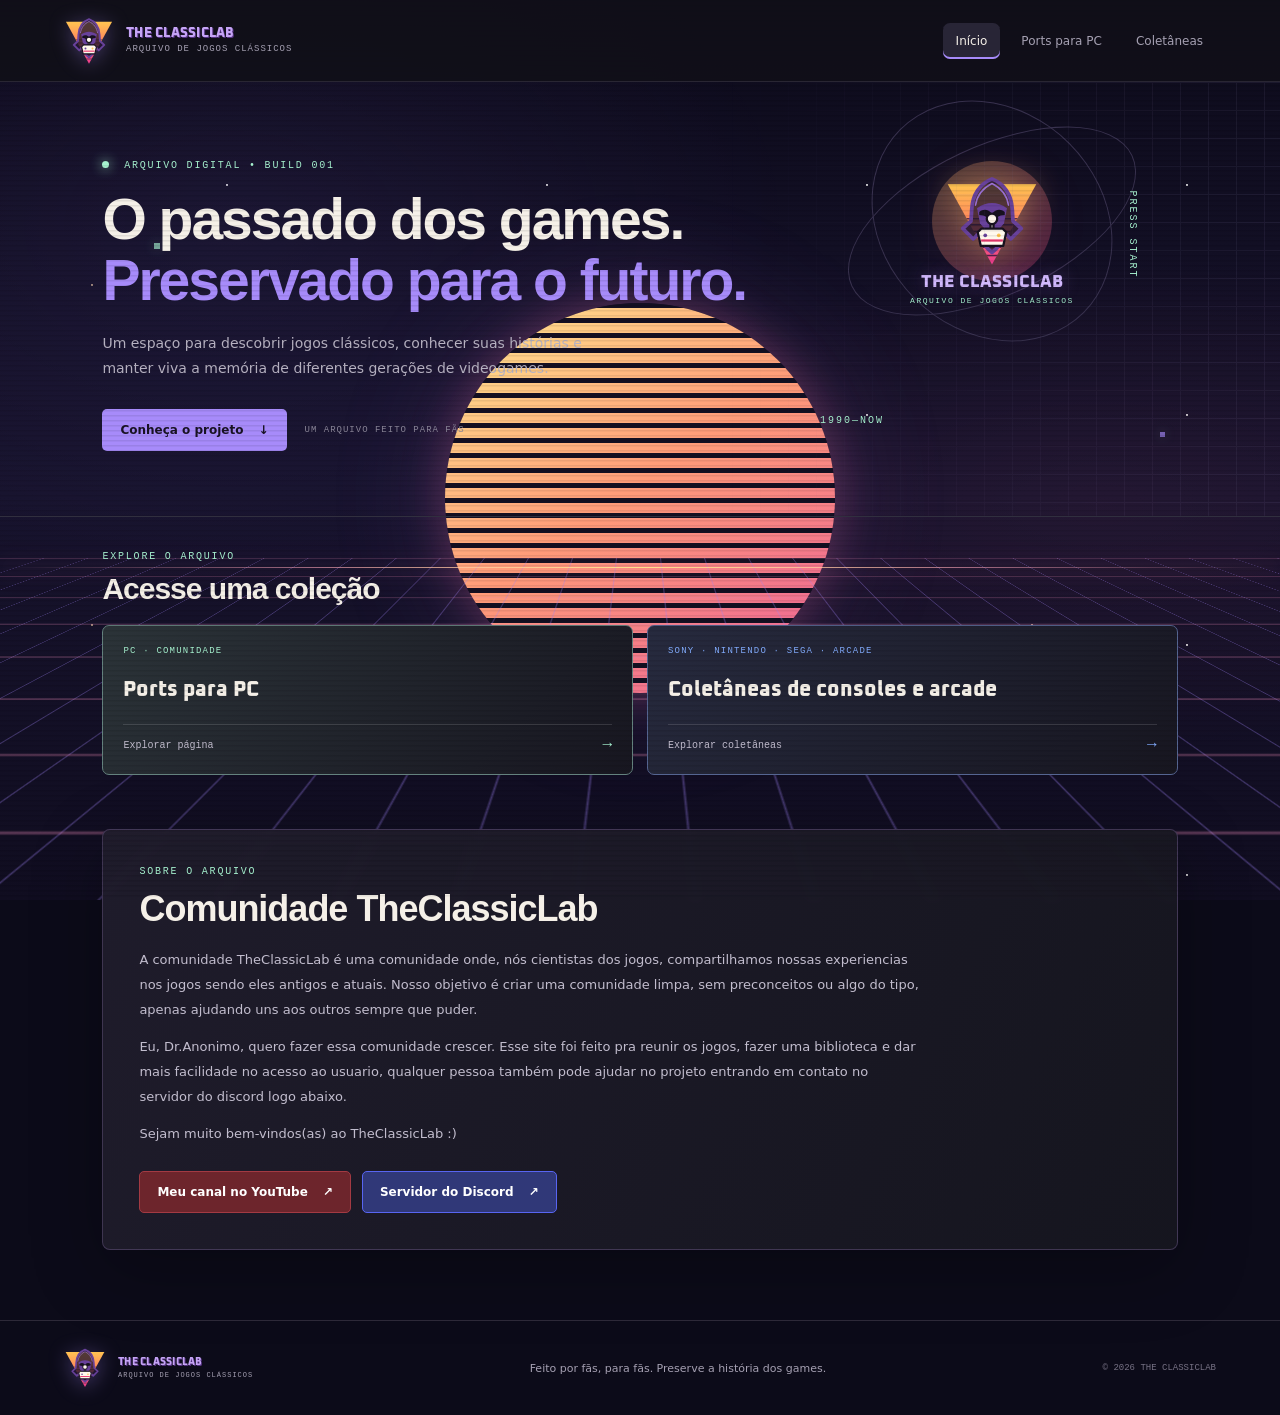
<file: index.html>
<!doctype html>
<html lang="pt-BR">
<head>
  <meta charset="utf-8">
  <meta name="viewport" content="width=device-width, initial-scale=1">
  <meta name="theme-color" content="#111018">
  <meta name="description" content="Explore o The ClassicLab, um arquivo digital de jogos clássicos, ports para PC e coletâneas de consoles retrô.">
  <title>The ClassicLab — Início</title>
  <link rel="canonical" href="https://the-classiclab.pages.dev/">
  <meta property="og:type" content="website">
  <meta property="og:locale" content="pt_BR">
  <meta property="og:site_name" content="The ClassicLab">
  <meta property="og:title" content="The ClassicLab — Arquivo de jogos clássicos">
  <meta property="og:description" content="Explore jogos clássicos, ports para PC e coletâneas de consoles retrô.">
  <meta property="og:url" content="https://the-classiclab.pages.dev/">
  <meta name="twitter:card" content="summary">
  <link rel="preconnect" href="https://fonts.googleapis.com">
  <link rel="preconnect" href="https://fonts.gstatic.com" crossorigin>
  <link href="https://fonts.googleapis.com/css2?family=Oxanium:wght@700;800&display=swap" rel="stylesheet">
  <link rel="icon" href="assets/classiclab-mark.svg" type="image/svg+xml">
  <link rel="stylesheet" href="styles.css">
  <script src="app.js" defer></script>
</head>
<body data-page="home">
  <div class="scanlines" aria-hidden="true"></div>
  <div class="retro-backdrop" aria-hidden="true">
    <div class="retro-sun"></div>
    <div class="retro-horizon"></div>
    <div class="retro-floor"></div>
    <i class="retro-pixel retro-pixel-one"></i>
    <i class="retro-pixel retro-pixel-two"></i>
    <i class="retro-pixel retro-pixel-three"></i>
  </div>
  <header class="site-header">
    <a class="brand" href="index.html" aria-label="The ClassicLab início">
      <img class="brand-mark" src="assets/classiclab-mark.svg" alt="" aria-hidden="true">
      <span class="brand-copy"><strong>The ClassicLab</strong><small>ARQUIVO DE JOGOS CLÁSSICOS</small></span>
    </a>
    <nav class="main-nav" aria-label="Navegação principal">
      <a class="nav-link active" href="index.html" aria-current="page">Início</a>
      <a class="nav-link" href="ports.html">Ports para PC</a>
      <a class="nav-link" href="collections.html">Coletâneas</a>
    </nav>
  </header>

  <main>
    <section class="hero">
      <div class="hero-content">
        <p class="eyebrow"><span class="status-dot"></span> ARQUIVO DIGITAL • BUILD 001</p>
        <h1>O passado dos games.<br><span>Preservado para o futuro.</span></h1>
        <p class="hero-description">Um espaço para descobrir jogos clássicos, conhecer suas histórias e manter viva a memória de diferentes gerações de videogames.</p>
        <div class="hero-actions">
          <a class="button button-primary" href="#about">Conheça o projeto <span aria-hidden="true">↓</span></a>
          <span class="hero-note">UM ARQUIVO FEITO PARA FÃS</span>
        </div>
      </div>
      <div class="hero-art" aria-label="Logo The ClassicLab em estilo retrô">
        <div class="orbit orbit-one"></div><div class="orbit orbit-two"></div>
        <div class="pixel-sun"></div>
        <div class="hero-brand-lockup">
          <img class="hero-brand-mark" src="assets/classiclab-mark.svg" alt="" aria-hidden="true">
          <span class="hero-brand-name">The ClassicLab</span>
          <span class="hero-brand-caption">ARQUIVO DE JOGOS CLÁSSICOS</span>
        </div>
        <span class="art-label label-a">PRESS START</span><span class="art-label label-b">1990—NOW</span>
      </div>
      <div class="hero-grid" aria-hidden="true"></div>
    </section>

    <section class="page-shortcuts" aria-labelledby="shortcuts-title">
      <div class="shortcuts-heading">
        <p class="eyebrow">EXPLORE O ARQUIVO</p>
        <h2 id="shortcuts-title">Acesse uma coleção</h2>
      </div>
      <nav class="shortcut-grid" aria-label="Atalhos para as páginas do arquivo">
        <a class="page-shortcut shortcut-ports" href="ports.html">
          <span class="shortcut-label">PC · COMUNIDADE</span>
          <strong>Ports para PC</strong>
          <span class="shortcut-action">Explorar página <span aria-hidden="true">→</span></span>
        </a>
        <a class="page-shortcut shortcut-collections" href="collections.html">
          <span class="shortcut-label">SONY · NINTENDO · SEGA · ARCADE</span>
          <strong>Coletâneas de consoles e arcade</strong>
          <span class="shortcut-action">Explorar coletâneas <span aria-hidden="true">→</span></span>
        </a>
      </nav>
    </section>

    <section class="about-social" id="about" aria-labelledby="about-title">
      <p class="eyebrow">SOBRE O ARQUIVO</p>
      <h2 id="about-title">Comunidade TheClassicLab</h2>
      <div class="about-copy">
        <p>A comunidade TheClassicLab é uma comunidade onde, nós cientistas dos jogos, compartilhamos nossas experiencias nos jogos sendo eles antigos e atuais. Nosso objetivo é criar uma comunidade limpa, sem preconceitos ou algo do tipo, apenas ajudando uns aos outros sempre que puder.</p>
        <p>Eu, Dr.Anonimo, quero fazer essa comunidade crescer. Esse site foi feito pra reunir os jogos, fazer uma biblioteca e dar mais facilidade no acesso ao usuario, qualquer pessoa também pode ajudar no projeto entrando em contato no servidor do discord logo abaixo.</p>
        <p>Sejam muito bem-vindos(as) ao TheClassicLab :)</p>
      </div>
      <div class="social-buttons" aria-label="Redes sociais do The ClassicLab">
        <a class="button social-youtube" href="https://youtube.com/@dra-ofc?si=SvgC-9Pvghz0CSit" target="_blank" rel="noopener noreferrer">Meu canal no YouTube <span aria-hidden="true">↗</span></a>
        <a class="button social-discord" href="https://discord.gg/vJ6Pe4qcJW" target="_blank" rel="noopener noreferrer">Servidor do Discord <span aria-hidden="true">↗</span></a>
      </div>
    </section>
  </main>

  <footer class="site-footer">
    <a class="brand footer-brand" href="index.html"><img class="brand-mark" src="assets/classiclab-mark.svg" alt="" aria-hidden="true"><span class="brand-copy"><strong>The ClassicLab</strong><small>ARQUIVO DE JOGOS CLÁSSICOS</small></span></a>
    <p>Feito por fãs, para fãs. Preserve a história dos games.</p>
    <span>© <span id="year"></span> THE CLASSICLAB</span>
  </footer>

</body>
</html>
</file>
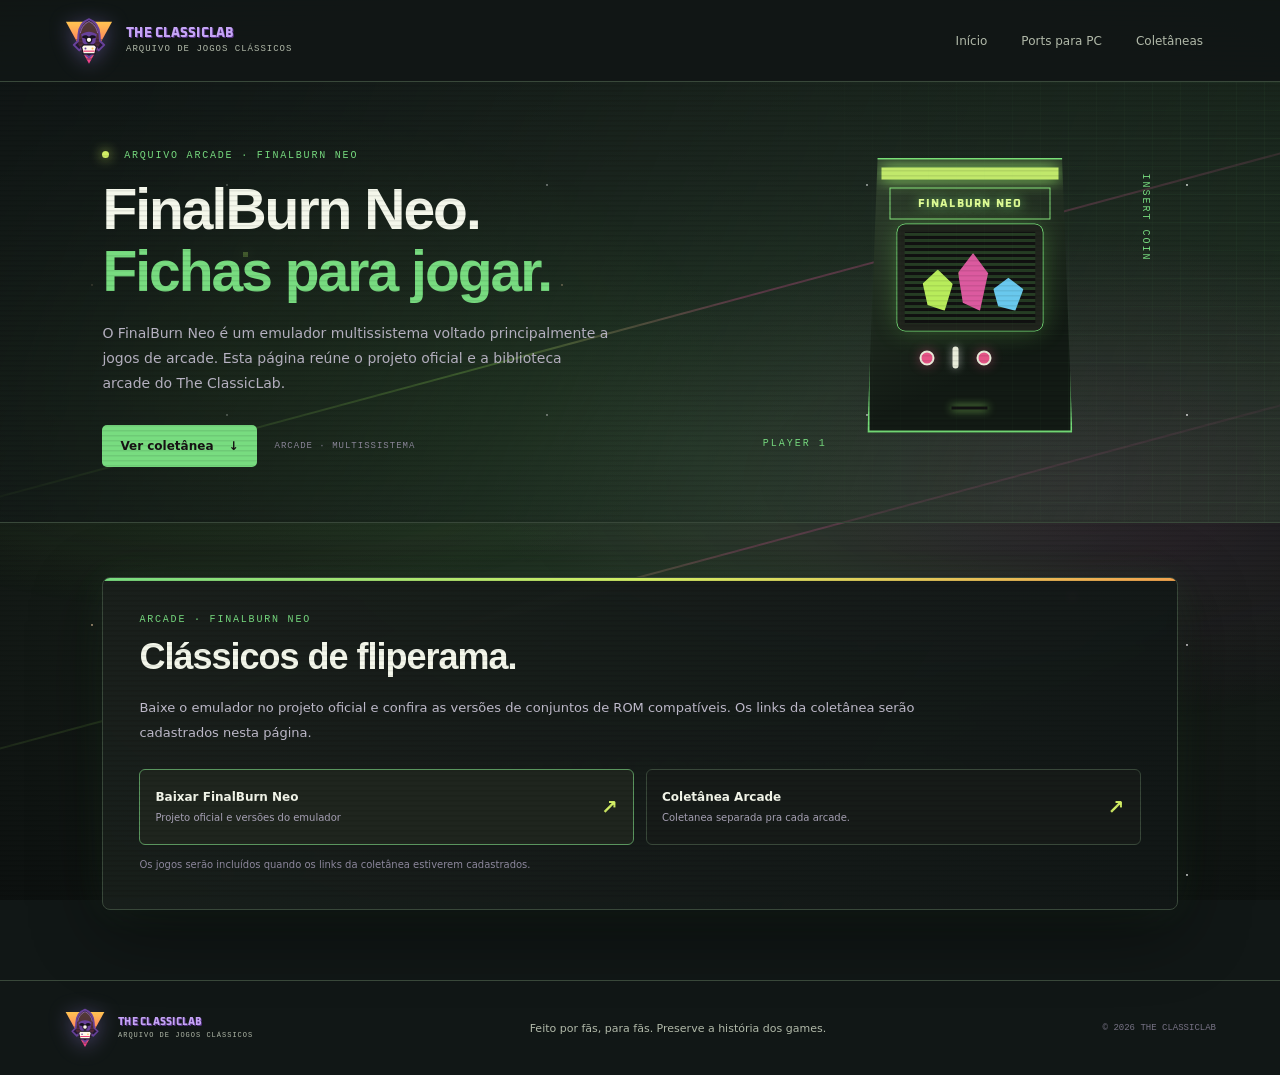
<file: finalburn.html>
<!doctype html>
<html lang="pt-BR">
<head>
  <meta charset="utf-8">
  <meta name="viewport" content="width=device-width, initial-scale=1">
  <meta name="theme-color" content="#111716">
  <meta name="description" content="Conheça o FinalBurn Neo e acompanhe a biblioteca arcade no The ClassicLab.">
  <title>The ClassicLab — FinalBurn Neo</title>
  <link rel="canonical" href="https://the-classiclab.pages.dev/finalburn">
  <meta property="og:type" content="website">
  <meta property="og:locale" content="pt_BR">
  <meta property="og:site_name" content="The ClassicLab">
  <meta property="og:title" content="The ClassicLab — FinalBurn Neo">
  <meta property="og:description" content="Explore jogos arcade compatíveis com o emulador FinalBurn Neo.">
  <meta property="og:url" content="https://the-classiclab.pages.dev/finalburn">
  <meta name="twitter:card" content="summary">
  <link rel="preconnect" href="https://fonts.googleapis.com">
  <link rel="preconnect" href="https://fonts.gstatic.com" crossorigin>
  <link href="https://fonts.googleapis.com/css2?family=Oxanium:wght@700;800&display=swap" rel="stylesheet">
  <link rel="icon" href="assets/classiclab-mark.svg" type="image/svg+xml">
  <link rel="stylesheet" href="styles.css">
  <script src="app.js" defer></script>
</head>
<body data-page="finalburn">
  <div class="scanlines" aria-hidden="true"></div>
  <div class="retro-backdrop finalburn-backdrop" aria-hidden="true"><div class="arcade-beam arcade-beam-one"></div><div class="arcade-beam arcade-beam-two"></div><div class="arcade-grid-glow"></div><i class="arcade-pixel arcade-pixel-one"></i><i class="arcade-pixel arcade-pixel-two"></i><i class="arcade-pixel arcade-pixel-three"></i></div>
  <header class="site-header">
    <a class="brand" href="index.html" aria-label="The ClassicLab início"><img class="brand-mark" src="assets/classiclab-mark.svg" alt="" aria-hidden="true"><span class="brand-copy"><strong>The ClassicLab</strong><small>ARQUIVO DE JOGOS CLÁSSICOS</small></span></a>
    <nav class="main-nav" aria-label="Navegação principal"><a class="nav-link" href="index.html">Início</a><a class="nav-link" href="ports.html">Ports para PC</a><a class="nav-link" href="collections.html">Coletâneas</a></nav>
  </header>
  <main>
    <section class="hero">
      <div class="hero-content">
        <p class="eyebrow"><span class="status-dot"></span> ARQUIVO ARCADE · FINALBURN NEO</p>
        <h1>FinalBurn Neo.<br><span>Fichas para jogar.</span></h1>
        <p class="hero-description">O FinalBurn Neo é um emulador multissistema voltado principalmente a jogos de arcade. Esta página reúne o projeto oficial e a biblioteca arcade do The ClassicLab.</p>
        <div class="hero-actions"><a class="button button-primary" href="#finalburn-collection">Ver coletânea <span aria-hidden="true">↓</span></a><span class="hero-note">ARCADE · MULTISSISTEMA</span></div>
      </div>
      <div class="hero-art finalburn-arcade-art" aria-label="Ilustração de gabinete arcade FinalBurn Neo">
        <div class="hero-arcade-cabinet"><span class="hero-arcade-marquee">FINALBURN NEO</span><span class="hero-arcade-screen"><i></i><i></i><i></i></span><span class="hero-arcade-controls"><i></i><b></b><i></i></span><span class="hero-arcade-slot"></span></div>
        <span class="art-label label-a">INSERT COIN</span><span class="art-label label-b">PLAYER 1</span>
      </div>
      <div class="hero-grid" aria-hidden="true"></div>
    </section>
    <section class="about-social console-page-note" id="finalburn-collection" aria-labelledby="finalburn-collection-title">
      <p class="eyebrow">ARCADE · FINALBURN NEO</p>
      <h2 id="finalburn-collection-title">Clássicos de fliperama.</h2>
      <div class="about-copy"><p>Baixe o emulador no projeto oficial e confira as versões de conjuntos de ROM compatíveis. Os links da coletânea serão cadastrados nesta página.</p></div>
      <div id="finalburn-downloads" class="download-grid" data-collection-platform="Arcade (FinalBurn Neo)" aria-live="polite">
        <a class="download-button emulator-download" href="https://github.com/finalburnneo/FBNeo/releases" target="_blank" rel="noopener noreferrer"><span><strong>Baixar FinalBurn Neo</strong><small>Projeto oficial e versões do emulador</small></span><b>↗</b></a>
        <div class="download-button disabled" aria-disabled="true"><span><strong>Ver coletânea arcade</strong><small>Link ainda não cadastrado</small></span><b>↗</b></div>
      </div>
      <p class="download-note">Os jogos serão incluídos quando os links da coletânea estiverem cadastrados.</p>
    </section>
  </main>
  <footer class="site-footer"><a class="brand footer-brand" href="index.html"><img class="brand-mark" src="assets/classiclab-mark.svg" alt="" aria-hidden="true"><span class="brand-copy"><strong>The ClassicLab</strong><small>ARQUIVO DE JOGOS CLÁSSICOS</small></span></a><p>Feito por fãs, para fãs. Preserve a história dos games.</p><span>© <span id="year"></span> THE CLASSICLAB</span></footer>
</body>
</html>
</file>
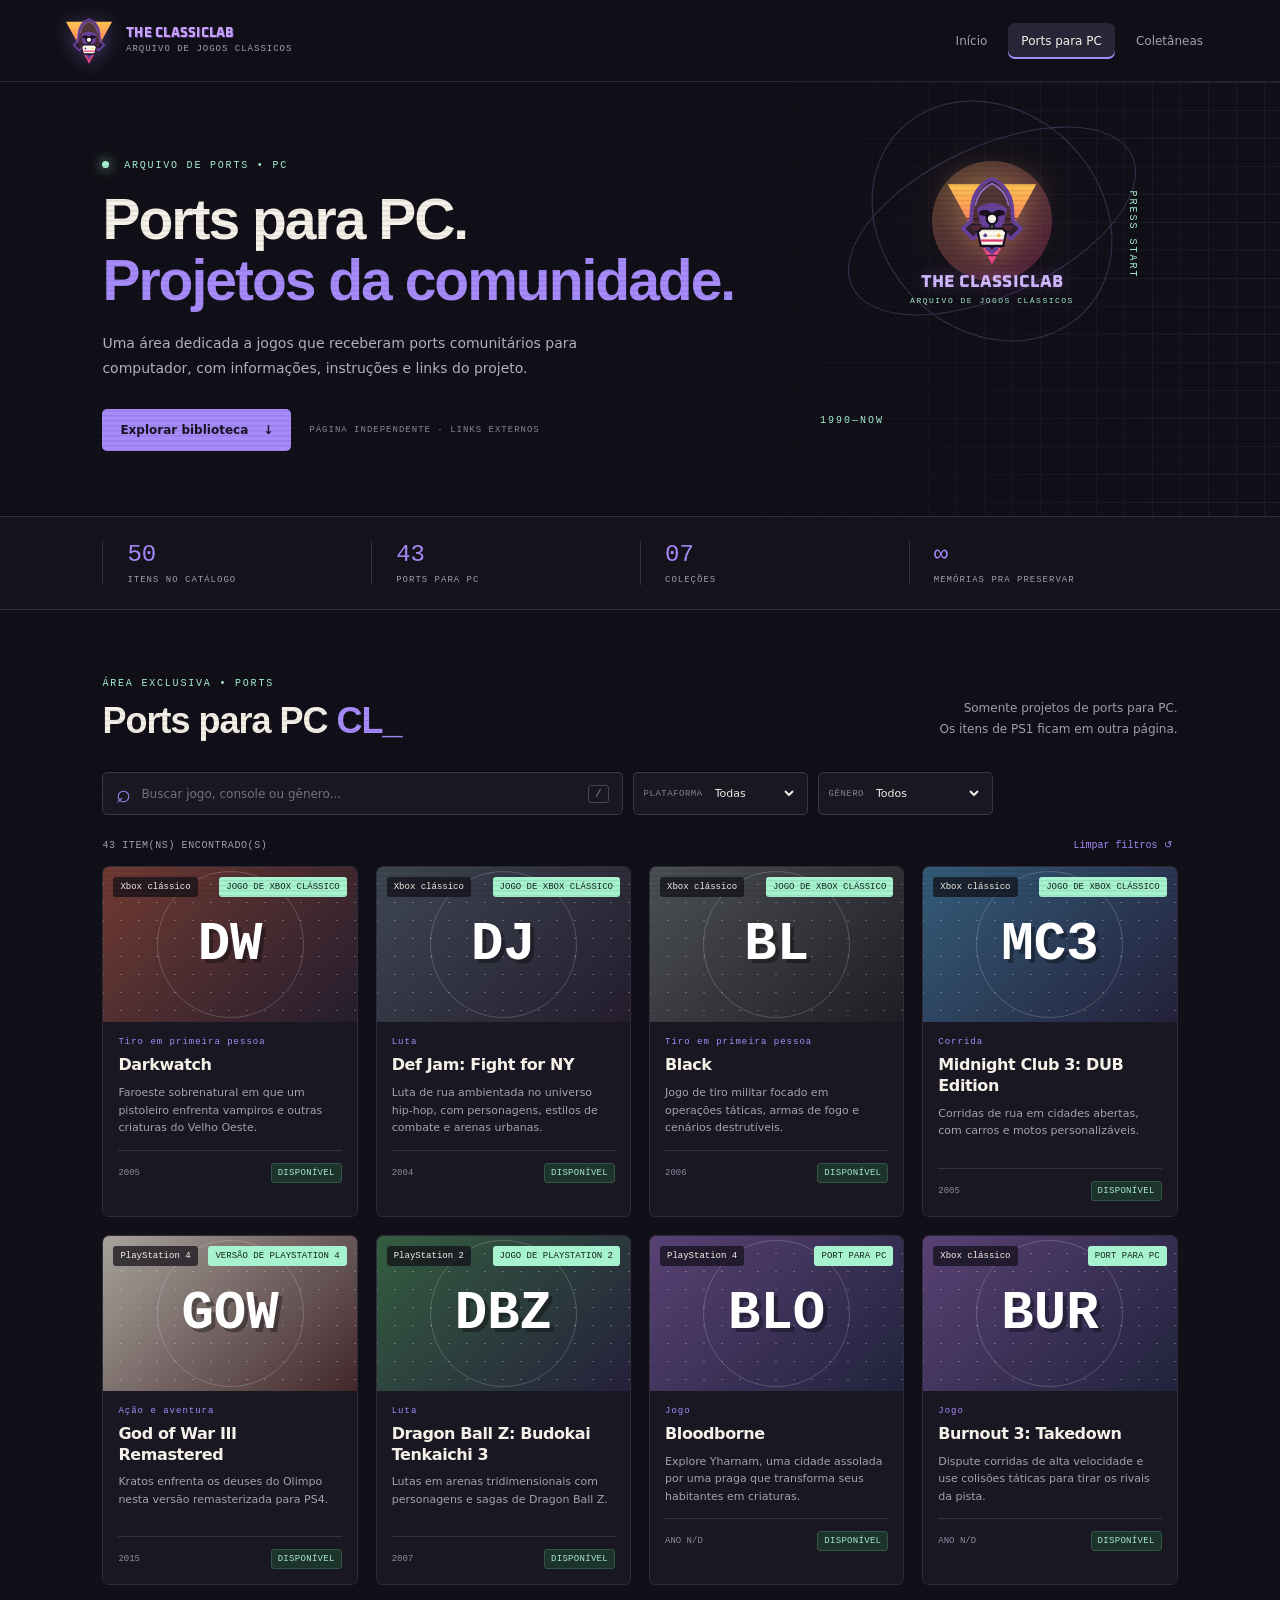
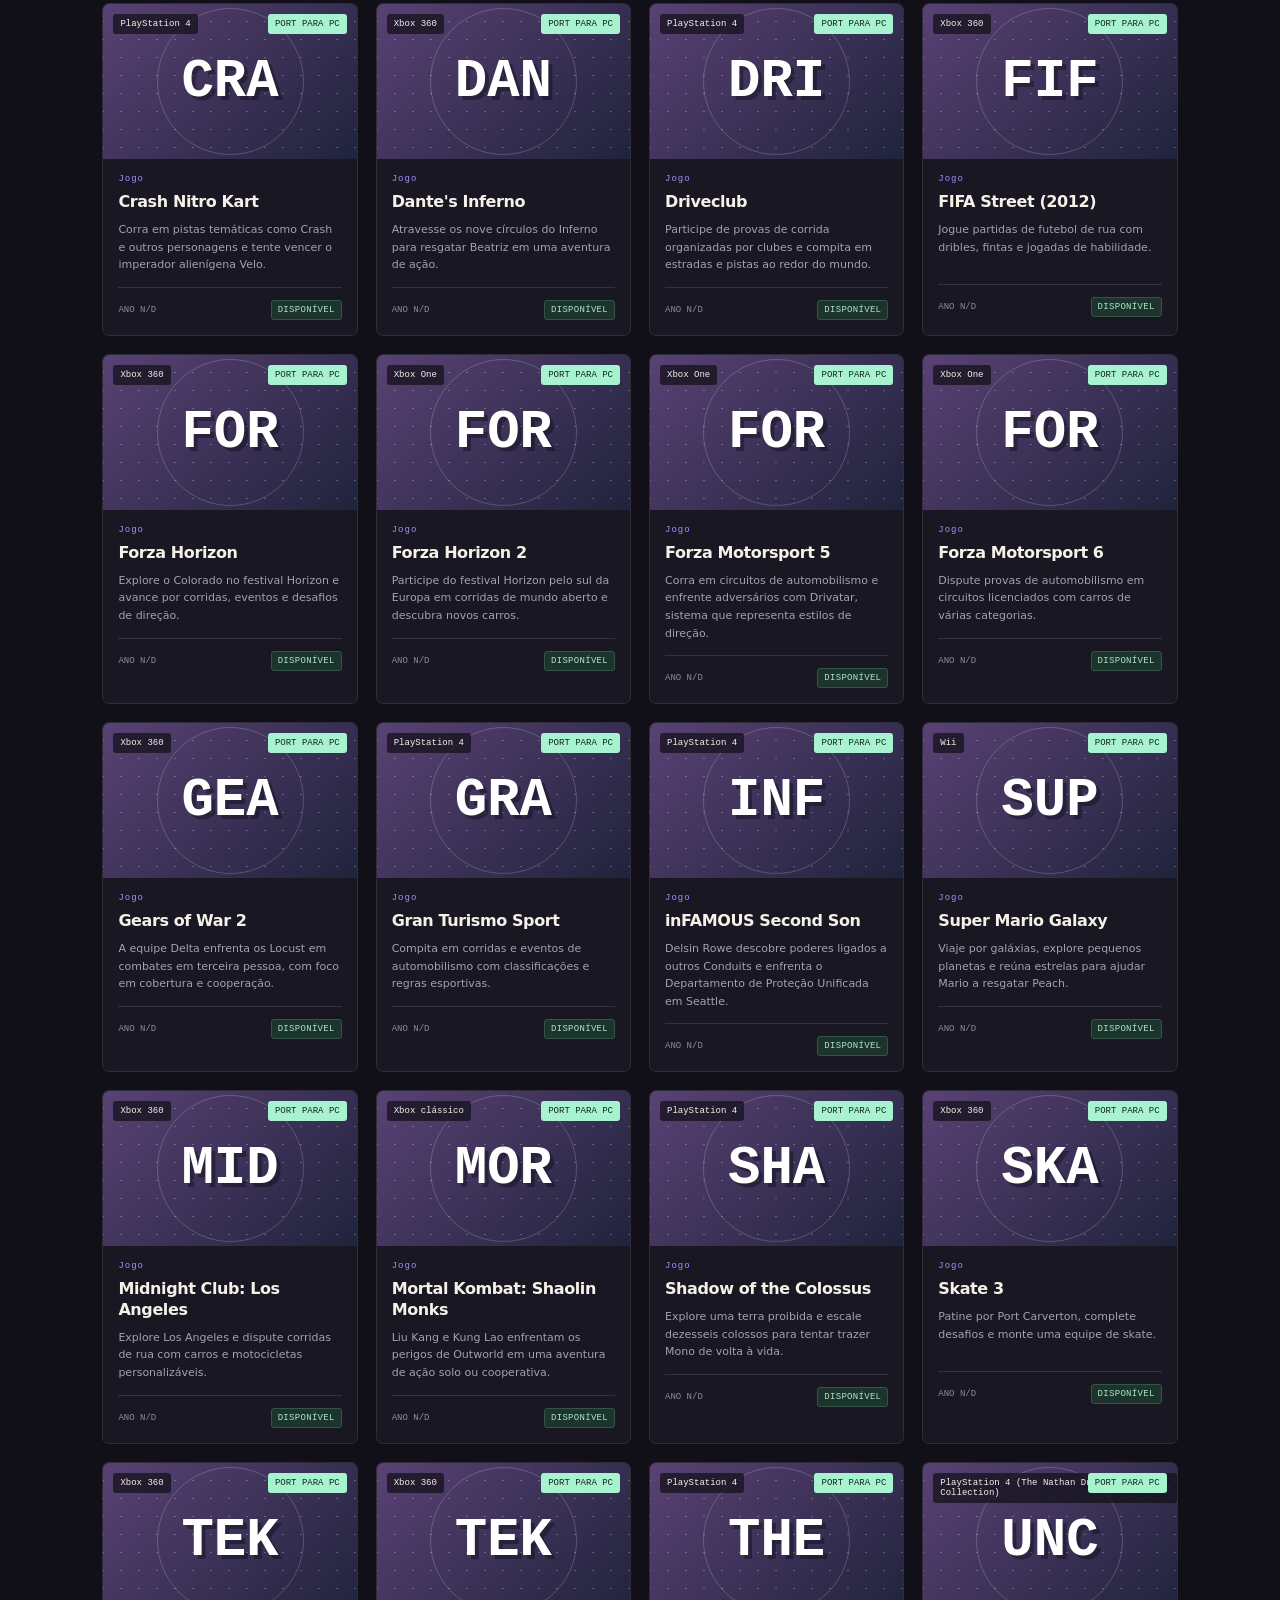
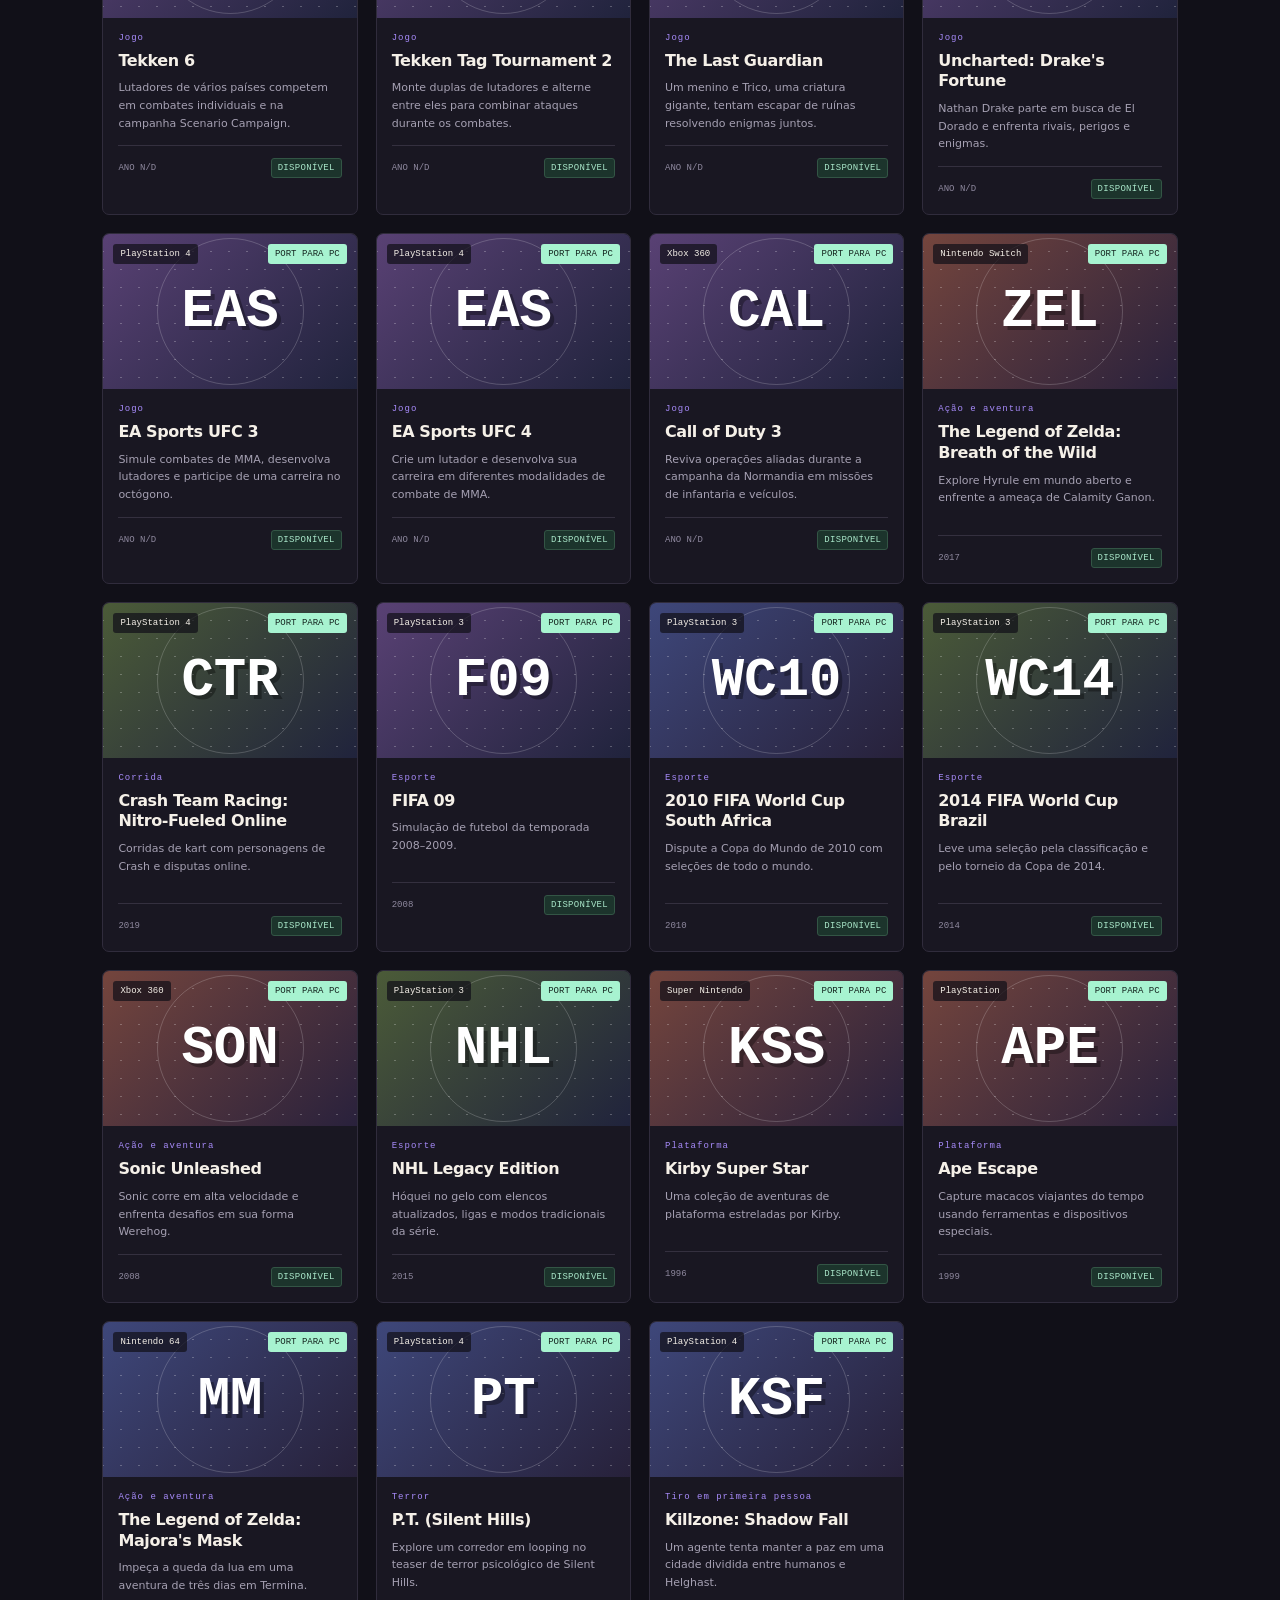
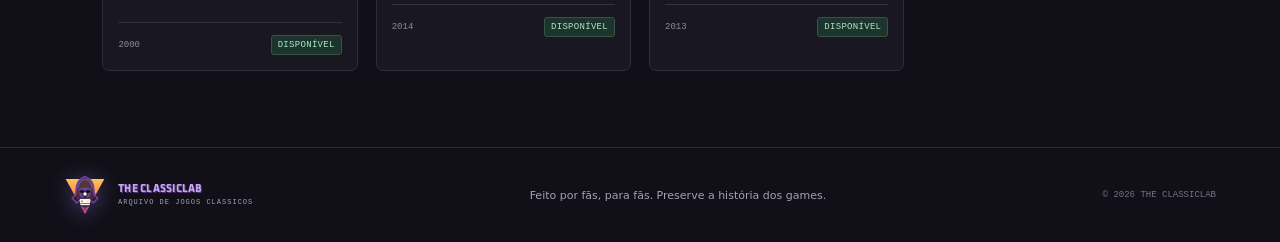
<file: ports.html>
<!doctype html>
<html lang="pt-BR">
<head>
  <meta charset="utf-8">
  <meta name="viewport" content="width=device-width, initial-scale=1">
  <meta name="theme-color" content="#111018">
  <meta name="description" content="Descubra ports comunitários de jogos clássicos para PC no arquivo The ClassicLab, com informações, instruções e links dos projetos.">
  <title>The ClassicLab — Ports para PC</title>
  <link rel="canonical" href="https://the-classiclab.pages.dev/ports">
  <meta property="og:type" content="website">
  <meta property="og:locale" content="pt_BR">
  <meta property="og:site_name" content="The ClassicLab">
  <meta property="og:title" content="The ClassicLab — Ports para PC">
  <meta property="og:description" content="Descubra ports comunitários de jogos clássicos para PC, com informações e links dos projetos.">
  <meta property="og:url" content="https://the-classiclab.pages.dev/ports">
  <meta name="twitter:card" content="summary">
  <link rel="preconnect" href="https://fonts.googleapis.com">
  <link rel="preconnect" href="https://fonts.gstatic.com" crossorigin>
  <link href="https://fonts.googleapis.com/css2?family=Oxanium:wght@700;800&display=swap" rel="stylesheet">
  <link rel="icon" href="assets/classiclab-mark.svg" type="image/svg+xml">
  <link rel="stylesheet" href="styles.css">
  <script src="app.js" defer></script>
</head>
<body data-page="ports">
  <div class="scanlines" aria-hidden="true"></div>
  <header class="site-header">
    <a class="brand" href="index.html" aria-label="The ClassicLab início">
      <img class="brand-mark" src="assets/classiclab-mark.svg" alt="" aria-hidden="true">
      <span class="brand-copy"><strong>The ClassicLab</strong><small>ARQUIVO DE JOGOS CLÁSSICOS</small></span>
    </a>
    <nav class="main-nav" aria-label="Navegação principal">
      <a class="nav-link" href="index.html">Início</a>
      <a class="nav-link active" href="ports.html" aria-current="page">Ports para PC</a>
      <a class="nav-link" href="collections.html">Coletâneas</a>
    </nav>
  </header>

  <main>
    <section class="hero">
      <div class="hero-content">
        <p class="eyebrow"><span class="status-dot"></span> ARQUIVO DE PORTS • PC</p>
        <h1>Ports para PC.<br><span>Projetos da comunidade.</span></h1>
        <p class="hero-description">Uma área dedicada a jogos que receberam ports comunitários para computador, com informações, instruções e links do projeto.</p>
        <div class="hero-actions">
          <button class="button button-primary" id="explore-btn">Explorar biblioteca <span>↓</span></button>
          <span class="hero-note">PÁGINA INDEPENDENTE · LINKS EXTERNOS</span>
        </div>
      </div>
      <div class="hero-art" aria-label="Logo The ClassicLab em estilo retrô">
        <div class="orbit orbit-one"></div><div class="orbit orbit-two"></div>
        <div class="pixel-sun"></div>
        <div class="hero-brand-lockup">
          <img class="hero-brand-mark" src="assets/classiclab-mark.svg" alt="" aria-hidden="true">
          <span class="hero-brand-name">The ClassicLab</span>
          <span class="hero-brand-caption">ARQUIVO DE JOGOS CLÁSSICOS</span>
        </div>
        <span class="art-label label-a">PRESS START</span><span class="art-label label-b">1990—NOW</span>
      </div>
      <div class="hero-grid" aria-hidden="true"></div>
    </section>

    <section class="stats-row" aria-label="Estatísticas do catálogo">
      <div><strong id="stat-total">00</strong><span>ITENS NO CATÁLOGO</span></div>
      <div><strong id="stat-ports">00</strong><span>PORTS PARA PC</span></div>
      <div><strong id="stat-collections">00</strong><span>COLEÇÕES</span></div>
      <div><strong>∞</strong><span>MEMÓRIAS PRA PRESERVAR</span></div>
    </section>

    <section class="library-section" id="library">
      <div class="section-heading">
        <div><p class="eyebrow">ÁREA EXCLUSIVA • PORTS</p><h2>Ports para PC <span>CL_</span></h2></div>
        <p class="section-aside">Somente projetos de ports para PC.<br>Os itens de PS1 ficam em outra página.</p>
      </div>

      <div class="toolbar">
        <label class="search-box">
          <span aria-hidden="true">⌕</span>
          <input id="search-input" type="search" placeholder="Buscar jogo, console ou gênero..." autocomplete="off">
          <kbd>/</kbd>
        </label>
        <label class="filter-label">TIPO
          <select id="type-filter"><option value="all">Todos os itens</option><option value="port">Ports para PC</option><option value="collection">Coleções</option></select>
        </label>
        <label class="filter-label">PLATAFORMA
          <select id="platform-filter"><option value="all">Todas</option></select>
        </label>
        <label class="filter-label">GÊNERO
          <select id="genre-filter"><option value="all">Todos</option></select>
        </label>
      </div>

      <div class="results-bar"><span id="results-count">Carregando catálogo…</span><button id="clear-filters" class="text-button">Limpar filtros ↺</button></div>
      <div id="game-grid" class="game-grid" aria-live="polite"></div>
      <div id="empty-state" class="empty-state" hidden><span>⊘</span><h3>Nenhum item encontrado</h3><p>Tente outro termo ou limpe os filtros.</p><button class="button button-secondary" id="empty-clear">Limpar filtros</button></div>
    </section>

  </main>

  <footer class="site-footer">
    <a class="brand footer-brand" href="index.html"><img class="brand-mark" src="assets/classiclab-mark.svg" alt="" aria-hidden="true"><span class="brand-copy"><strong>The ClassicLab</strong><small>ARQUIVO DE JOGOS CLÁSSICOS</small></span></a>
    <p>Feito por fãs, para fãs. Preserve a história dos games.</p>
    <span>© <span id="year"></span> THE CLASSICLAB</span>
  </footer>

  <dialog id="details-dialog" class="details-dialog" aria-labelledby="detail-title">
    <button class="dialog-close" id="dialog-close" aria-label="Fechar detalhes">×</button>
    <div id="dialog-content"></div>
  </dialog>
  <div id="toast" class="toast" role="status" aria-live="polite"></div>
</body>
</html>
</file>
<file: styles.css>
:root {
  --bg: #111018; --panel: #191722; --panel2: #201e2b; --line: #343142;
  --text: #f5f0e8; --muted: #a5a0b2; --purple: #a78bfa; --mint: #a7f3d0;
  --orange: #ffb86b; --display: "Arial Black", "Trebuchet MS", sans-serif;
  --brand-display: "Oxanium", "Arial Black", "Franklin Gothic Heavy", sans-serif;
  --mono: "Courier New", monospace;
}
* { box-sizing: border-box; }
html { scroll-behavior: smooth; }
body { margin: 0; background: var(--bg); color: var(--text); font-family: Inter, ui-sans-serif, system-ui, -apple-system, sans-serif; }
body[data-page="home"] { background: #0c0b19; }
body[data-page="home"] > main, body[data-page="home"] > .site-footer { position: relative; z-index: 1; }
body[data-page="ps1"] {
  --bg: #080d18; --panel: #101828; --panel2: #172238; --line: #263958;
  --text: #f2f6ff; --muted: #a5b3ca; --purple: #79a9ff; --mint: #7fe1a2;
  --orange: #ffd66f; background: #080d18;
}
body[data-page="snes"] {
  --bg: #100d18; --panel: #1a1623; --panel2: #252033; --line: #393149;
  --text: #f6f2fa; --muted: #aea9ba; --purple: #ad8ccf; --mint: #a7f3d0;
  --orange: #ffcf67; background: #100d18;
}
body[data-page="snes"] > main, body[data-page="snes"] > .site-footer { position: relative; z-index: 1; }
body[data-page="snes"] .site-header { background: rgba(16,13,24,.94); border-bottom-color: #393149; }
body[data-page="snes"] .brand-mark { filter: drop-shadow(0 3px 12px #9272b688); }
body[data-page="snes"] .brand-copy strong { color: #e8e0f2; text-shadow: 1px 1px 0 #4d3d67; }
body[data-page="snes"] .nav-link:hover, body[data-page="snes"] .nav-link.active { background: #282337; }
body[data-page="snes"] .hero { border-bottom-color: #393149; background: linear-gradient(110deg,#151220cc,#24203333); }
body[data-page="snes"] .eyebrow, body[data-page="snes"] .status-dot, body[data-page="snes"] .art-label { color: #c2a6e2; }
body[data-page="snes"] .status-dot { background: #a7f3d0; box-shadow: 0 0 12px #a7f3d0; }
body[data-page="snes"] h1 span { color: #bd9ddd; }
body[data-page="snes"] .button-primary { background: #c2a6e2; color: #20162e; }
body[data-page="snes"] .button-primary:hover { background: #dfc8f5; }
body[data-page="snes"] .hero-grid { background-image: linear-gradient(#9d8ab744 1px,transparent 1px),linear-gradient(90deg,#9d8ab744 1px,transparent 1px); }
body[data-page="snes"] .retro-backdrop { background: radial-gradient(ellipse at 50% 46%,#272136 0%,#16131f 43%,#0c0a11 100%); }
body[data-page="snes"] .retro-backdrop::before { opacity: .48; }
body[data-page="snes"] .retro-backdrop::after { opacity: .8; background: radial-gradient(ellipse at 22% 35%,#7f64ae2e,transparent 38%),radial-gradient(ellipse at 80% 40%,#bf465220,transparent 34%),radial-gradient(ellipse at 53% 72%,#3f956e18,transparent 42%); }
body[data-page="snes"] .retro-sun { bottom: 19%; width: min(46vw,470px); aspect-ratio: 1; border: 1px solid #b8a0d02b; background: radial-gradient(circle,#47365f26 0 31%,#34284620 32% 55%,transparent 70%); box-shadow: 0 0 55px #8066a825,0 0 150px #49396d20; }
body[data-page="snes"] .retro-sun::before { content: "16 BIT • 1990"; position: absolute; left: 50%; top: 50%; transform: translate(-50%,-50%); white-space: nowrap; color: #e9e0f1; opacity: .2; font: 800 29px/1 var(--brand-display); letter-spacing: .13em; text-shadow: 0 0 28px #b49bd3; }
body[data-page="snes"] .retro-sun::after { content: ""; position: absolute; left: 50%; top: 69%; width: 145px; height: 3px; transform: translateX(-50%); border-radius: 4px; background: linear-gradient(90deg,#4777d1 0 25%,#dd5265 25% 50%,#51b87a 50% 75%,#e5bc46 75%); box-shadow: 0 0 18px #b49bd366; }
body[data-page="snes"] .retro-horizon { background: linear-gradient(90deg,transparent,#8b70b888 25%,#c3a5df 50%,#8b70b888 75%,transparent); box-shadow: 0 0 22px #8b70b866; }
body[data-page="snes"] .retro-floor { background-image: linear-gradient(#8068a455 1px,transparent 1px),linear-gradient(90deg,#70609055 1px,transparent 1px); }
body[data-page="snes"] .retro-pixel-one { background: #dd5265; box-shadow: 0 0 13px #dd526577; }
body[data-page="snes"] .retro-pixel-two { background: #51b87a; }
body[data-page="snes"] .retro-pixel-three { background: #4777d1; }
body[data-page="snes"] .site-footer { border-top-color: #393149; }
body[data-page="snes"] .snes-collection-note { overflow: hidden; border-color: #494056; background: linear-gradient(120deg,#211c2bf5,#15121df2); box-shadow: 0 20px 70px #0007,0 0 36px #8c73ad18; }
body[data-page="snes"] .snes-collection-note::before { content: ""; position: absolute; top: 0; left: 0; right: 0; height: 3px; background: linear-gradient(90deg,#4777d1 0 25%,#dd5265 25% 50%,#51b87a 50% 75%,#e5bc46 75%); }
body[data-page="snes"] .snes-collection-note .download-button { background: #1c1826; border-color: #494056; }
body[data-page="snes"] .snes-collection-note .download-button.emulator-download { background: #211c2d; border-color: #66547f; }
body[data-page="snes"] .snes-collection-note .download-button.game-download { background: #24202c; border-color: #6e5e7c; }
body[data-page="snes"] .snes-collection-note .download-button:hover { border-color: #c2a6e2; }
.snes-collection-note { position: relative; z-index: 1; }
body[data-page="snes"] .snes-console-art { right: 7%; width: min(38vw,440px); height: 320px; }
body[data-page="snes"] .snes-logo-backdrop { position: absolute; z-index: 1; top: -32px; left: 50%; display: block; width: min(32vw,245px); height: auto; transform: translateX(-50%); filter: drop-shadow(0 0 17px #ad8ccf77); }
.snes-console-photo { position: absolute; z-index: 2; inset: 42px 0 0; display: block; width: 100%; height: 250px; object-fit: contain; filter: drop-shadow(0 18px 22px #000b) drop-shadow(0 0 25px #8d76aa55); }
.snes-image-credit { position: absolute; z-index: 3; right: 7px; bottom: 0; color: #b3acbe; font: 7px var(--mono); letter-spacing: .6px; opacity: .85; }
.snes-image-credit:hover { color: #a7f3d0; }
body[data-page="ps1"] > main, body[data-page="ps1"] > .site-footer { position: relative; z-index: 1; }
.ps1-collection-note { position: relative; z-index: 1; }
body[data-page="ps1"] .site-header { background: rgba(7,12,24,.94); border-bottom-color: #22314d; }
body[data-page="ps1"] .brand-mark { filter: drop-shadow(0 3px 12px #5289ed88); }
body[data-page="ps1"] .brand-copy strong { color: #dce8ff; text-shadow: 1px 1px 0 #294c83; }
body[data-page="ps1"] .nav-link:hover, body[data-page="ps1"] .nav-link.active { background: #17233b; }
body[data-page="ps1"] .hero { border-bottom-color: #263958; background: linear-gradient(110deg,#091020bb,#0d17322b); }
body[data-page="ps1"] .eyebrow, body[data-page="ps1"] .status-dot, body[data-page="ps1"] .art-label { color: #91b8ff; }
body[data-page="ps1"] .status-dot { background: #7fe1a2; box-shadow: 0 0 12px #7fe1a2; }
body[data-page="ps1"] h1 span { color: #83adff; }
body[data-page="ps1"] .button-primary { background: #83adff; color: #091326; }
body[data-page="ps1"] .button-primary:hover { background: #b4ceff; }
body[data-page="ps1"] .hero-grid { background-image: linear-gradient(#6b8cc455 1px,transparent 1px),linear-gradient(90deg,#6b8cc455 1px,transparent 1px); }
body[data-page="ps1"] .ps1-logo-backdrop {
  position: absolute; z-index: 1; top: -58px; left: 50%; display: block;
  width: min(24vw,120px); height: auto; object-fit: contain;
  transform: translateX(-50%); opacity: .98;
  filter: drop-shadow(0 0 20px #4b81d966);
}
body[data-page="ps1"] .ps1-console-photo { filter: drop-shadow(0 18px 22px #000b) drop-shadow(0 0 25px #5788e655); }
body[data-page="ps1"] .ps1-image-credit { color: #a5b3ca; }
body[data-page="ps1"] .ps1-image-credit:hover { color: #7fe1a2; }
body[data-page="ps1"] .ps1-collection-note {
  overflow: hidden; border-color: #31466a;
  background: linear-gradient(120deg,#101d33f5,#0d1424f2);
  box-shadow: 0 20px 70px #0007, 0 0 36px #31599a18;
}
body[data-page="ps1"] .ps1-collection-note::before {
  content: ""; position: absolute; top: 0; left: 0; right: 0; height: 3px;
  background: linear-gradient(90deg,#ed334b 0 25%,#ffd447 25% 50%,#65ca83 50% 75%,#4387df 75%);
}
body[data-page="ps1"] .ps1-collection-note .download-button { background: #101c30; border-color: #344b70; }
body[data-page="ps1"] .ps1-collection-note .download-button.emulator-download { background: #12213b; border-color: #5276b2; }
body[data-page="ps1"] .ps1-collection-note .download-button.bios-download { background: #122922; border-color: #397354; }
body[data-page="ps1"] .ps1-collection-note .download-button.game-download { background: #2b1c28; border-color: #8b4655; }
body[data-page="ps1"] .ps1-collection-note .download-button:hover { border-color: #9fc0ff; }
body[data-page="ps1"] .site-footer { border-top-color: #263958; }
body[data-page="ps1"] .ps1-console-art { right: 7%; width: min(38vw,440px); height: 320px; }
.ps1-console-photo { position: absolute; z-index: 2; inset: 35px 0 0; display: block; width: 100%; height: 240px; object-fit: contain; filter: drop-shadow(0 18px 22px #0009) drop-shadow(0 0 20px #ffb86b44); }
.ps1-image-credit { position: absolute; z-index: 3; right: 7px; bottom: 0; color: #b8b3c3; font: 7px var(--mono); letter-spacing: .6px; opacity: .8; }
.ps1-image-credit:hover { color: var(--mint); }
body[data-page="ps1"] .toolbar { grid-template-columns: minmax(210px,1fr) minmax(130px,175px); }
.retro-backdrop { position: fixed; inset: 0; z-index: 0; overflow: hidden; pointer-events: none; background: linear-gradient(180deg,#0d0b1b 0%,#17132d 55%,#100d20 100%); }
.retro-backdrop::before { content: ""; position: absolute; inset: -10%; opacity: .75; background-image: radial-gradient(2px 2px at 35px 45px,#fff 45%,transparent 55%),radial-gradient(1px 1px at 120px 95px,#d8ccff 45%,transparent 55%),radial-gradient(1.5px 1.5px at 220px 35px,#ffd8ae 45%,transparent 55%),radial-gradient(1px 1px at 285px 160px,#fff 45%,transparent 55%); background-size: 320px 230px, 390px 280px, 470px 340px, 540px 390px; animation: retro-stars-drift 100s linear infinite; }
.retro-backdrop::after { content: ""; position: absolute; inset: 0; opacity: .5; background: radial-gradient(ellipse at 18% 25%,#7358bd38,transparent 38%),radial-gradient(ellipse at 86% 56%,#e85e8c20,transparent 36%); animation: retro-glow 9s ease-in-out infinite alternate; }
.retro-sun { position: absolute; z-index: 1; left: 50%; bottom: 23%; width: min(42vw,390px); aspect-ratio: 1; border-radius: 50%; transform: translateX(-50%); background: repeating-linear-gradient(180deg,#141022 0 5px,transparent 5px 15px),linear-gradient(145deg,#ffe18b 5%,#ff9b79 48%,#eb5e9a 100%); box-shadow: 0 0 45px #f875a344,0 0 120px #a96ad233; animation: retro-sun-breathe 11s ease-in-out infinite alternate; }
.retro-horizon { position: absolute; z-index: 3; top: 63%; left: 0; width: 100%; height: 1px; background: linear-gradient(90deg,transparent,#ffa6bb99 25%,#ffe18b 50%,#ffa6bb99 75%,transparent); box-shadow: 0 0 22px #f67ba5aa; }
.retro-floor { position: absolute; z-index: 2; top: 62%; left: -55%; width: 210%; height: 85%; transform: perspective(360px) rotateX(61deg); transform-origin: center top; background-image: linear-gradient(#db7eab66 1px,transparent 1px),linear-gradient(90deg,#9f83fa55 1px,transparent 1px); background-size: 44px 34px; mask-image: linear-gradient(#000 0%,#000 68%,transparent 100%); animation: retro-floor-scroll 5s linear infinite; }
.retro-pixel { position: absolute; z-index: 4; width: 6px; height: 6px; background: var(--mint); box-shadow: 0 0 13px #a7f3d077; opacity: .65; animation: retro-pixel-float 7s ease-in-out infinite alternate; }
.retro-pixel-one { top: 27%; left: 12%; }
.retro-pixel-two { top: 71%; right: 17%; width: 4px; height: 4px; background: var(--orange); animation-delay: -2s; }
.retro-pixel-three { top: 48%; right: 9%; width: 5px; height: 5px; background: var(--purple); animation-delay: -4s; }
body[data-page="ps1"] .retro-backdrop { background: radial-gradient(ellipse at 50% 46%,#16294b 0%,#0b1427 43%,#070b14 100%); }
body[data-page="ps1"] .retro-backdrop::before { opacity: .48; }
body[data-page="ps1"] .retro-backdrop::after {
  opacity: .8;
  background: radial-gradient(ellipse at 22% 35%,#2769c82e,transparent 38%),radial-gradient(ellipse at 80% 40%,#c9385220,transparent 34%),radial-gradient(ellipse at 53% 72%,#43b97518,transparent 42%);
}
body[data-page="ps1"] .retro-sun {
  bottom: 19%; width: min(46vw,470px); aspect-ratio: 1;
  border: 1px solid #86aaff2b;
  background: radial-gradient(circle,#294b8626 0 31%,#1b376b20 32% 55%,transparent 70%);
  box-shadow: 0 0 55px #4c82df25,0 0 150px #3265ba20;
}
body[data-page="ps1"] .retro-sun::before {
  content: "△ ○ × □"; position: absolute; left: 50%; top: 50%;
  transform: translate(-50%,-50%); white-space: nowrap;
  color: #e0e9ff; opacity: .19; font: 46px/1 var(--mono); letter-spacing: .13em;
  text-shadow: 0 0 28px #77a3ff;
}
body[data-page="ps1"] .retro-sun::after {
  content: ""; position: absolute; left: 50%; top: 69%; width: 145px; height: 3px;
  transform: translateX(-50%); border-radius: 4px;
  background: linear-gradient(90deg,#ed334b 0 25%,#ffd447 25% 50%,#65ca83 50% 75%,#4387df 75%);
  box-shadow: 0 0 18px #82aaff66;
}
body[data-page="ps1"] .retro-horizon { background: linear-gradient(90deg,transparent,#4387df88 25%,#9cbaff 50%,#4387df88 75%,transparent); box-shadow: 0 0 22px #4387df66; }
body[data-page="ps1"] .retro-floor { background-image: linear-gradient(#638edc55 1px,transparent 1px),linear-gradient(90deg,#5f83c455 1px,transparent 1px); }
body[data-page="ps1"] .retro-pixel-one { background: #ed5267; box-shadow: 0 0 13px #ed526777; }
body[data-page="ps1"] .retro-pixel-two { background: #65ca83; }
body[data-page="ps1"] .retro-pixel-three { background: #4387df; }
@keyframes retro-stars-drift { from { background-position: 0 0,0 0,0 0,0 0; } to { background-position: 0 690px,0 480px,0 830px,0 560px; } }
@keyframes retro-floor-scroll { from { background-position: 0 0,0 0; } to { background-position: 0 34px,44px 0; } }
@keyframes retro-glow { from { opacity: .35; } to { opacity: .75; } }
@keyframes retro-sun-breathe { from { filter: brightness(.92); transform: translateX(-50%) scale(.98); } to { filter: brightness(1.08); transform: translateX(-50%) scale(1.02); } }
@keyframes retro-pixel-float { from { transform: translate3d(0,0,0); opacity: .35; } to { transform: translate3d(0,-16px,0); opacity: .85; } }
@media (max-width: 720px) { .retro-sun { width: min(68vw,290px); bottom: 19%; } .retro-horizon { top: 67%; } .retro-floor { top: 66%; } }
@media (prefers-reduced-motion: reduce) { .retro-backdrop::before, .retro-backdrop::after, .retro-sun, .retro-floor, .retro-pixel { animation: none; } }
button, input, select { font: inherit; }
button, a, select { -webkit-tap-highlight-color: transparent; }
a { color: inherit; text-decoration: none; }
button { cursor: pointer; }
.scanlines { position: fixed; inset: 0; z-index: 10; pointer-events: none; opacity: .08; background: repeating-linear-gradient(0deg, transparent 0 3px, #000 4px 5px); }
.site-header { min-height: 82px; padding: 0 clamp(20px, 5vw, 76px); display: flex; align-items: center; justify-content: space-between; gap: 24px; border-bottom: 1px solid #292633; background: rgba(17,16,24,.92); position: relative; z-index: 12; }
.brand { display: inline-flex; align-items: center; gap: 12px; flex-shrink: 0; }
.brand-mark { display: block; width: 50px; height: 50px; flex: 0 0 auto; filter: drop-shadow(0 3px 10px #a78bfa55); }
.brand-copy { display: flex; flex-direction: column; gap: 4px; }
.brand-copy strong { color: #c5a4f5; font: 800 13px/1 var(--brand-display); letter-spacing: .25px; text-transform: uppercase; text-shadow: 1px 1px 0 #53317f; white-space: nowrap; }
.brand-copy small { font: 9px var(--mono); color: var(--muted); letter-spacing: 1px; }
.main-nav { display: flex; align-items: center; gap: 8px; }
.nav-link { border: 0; background: transparent; color: var(--muted); font-size: 12px; padding: 11px 13px; border-radius: 7px; transition: .2s; }
.nav-link:hover, .nav-link.active { color: var(--text); background: #282536; }
.nav-link.active { box-shadow: inset 0 -2px var(--purple); }
.nav-link.is-unavailable { cursor: not-allowed; opacity: .58; }
.nav-link.is-unavailable:not(.active):hover { color: var(--muted); background: transparent; }
.collection-unavailable { position: relative; z-index: 1; max-width: 760px; margin: 48px auto 70px; padding: 34px 28px; border: 1px solid var(--line); border-radius: 8px; background: var(--panel); text-align: center; }
.collection-unavailable .eyebrow { margin-bottom: 10px; }
.collection-unavailable h2 { margin: 0 0 12px; font: 800 clamp(20px, 3vw, 28px) var(--display); }
.collection-unavailable > p:not(.eyebrow) { margin: 0; color: var(--muted); font-size: 13px; }
.collection-unavailable .hero-actions { justify-content: center; margin-top: 22px; }
.page-shortcut.is-unavailable { cursor: not-allowed; opacity: .58; }
.page-shortcut.is-unavailable:hover { transform: none; border-color: color-mix(in srgb, var(--shortcut-accent) 42%, #343142); background: linear-gradient(135deg, color-mix(in srgb, var(--shortcut-accent) 13%, #191722), #171620); }
.hero { min-height: 435px; padding: 68px clamp(20px, 8vw, 120px) 55px; position: relative; display: flex; align-items: center; overflow: hidden; border-bottom: 1px solid var(--line); }
.hero-content { position: relative; z-index: 2; max-width: 650px; }
.eyebrow { color: var(--mint); font: 10px var(--mono); letter-spacing: 1.8px; margin: 0 0 18px; }
.status-dot { display: inline-block; width: 7px; height: 7px; border-radius: 50%; background: var(--mint); margin-right: 7px; box-shadow: 0 0 12px var(--mint); }
h1, h2, h3, p { margin-top: 0; }
h1 { font: 900 clamp(32px, 4.7vw, 57px)/1.08 var(--display); letter-spacing: -2px; margin-bottom: 19px; }
h1 span { color: var(--purple); }
.hero-description { max-width: 510px; color: #b8b3c3; font-size: 14px; line-height: 1.8; }
.hero-actions { display: flex; align-items: center; gap: 18px; margin-top: 28px; flex-wrap: wrap; }
.button { border: 1px solid transparent; display: inline-flex; justify-content: center; align-items: center; gap: 15px; padding: 13px 17px; border-radius: 5px; font-size: 12px; font-weight: 750; transition: transform .2s, background .2s; }
.button:hover { transform: translateY(-2px); }
.button-primary { background: var(--purple); color: #191324; }
.button-primary:hover { background: #c4b5fd; }
.button-secondary { background: #252331; border-color: #454052; color: var(--text); }
.button-secondary:hover { background: #322e42; }
.hero-note { font: 9px var(--mono); color: #8c879a; letter-spacing: 1px; }
.hero-art { position: absolute; right: 10%; top: 50%; transform: translateY(-50%); width: 320px; height: 280px; }
.orbit { position: absolute; border: 1px solid #39324f; border-radius: 50%; transform: rotate(-25deg); }
.orbit-one { width: 310px; height: 150px; top: -13px; left: 5px; }
.orbit-two { width: 260px; height: 220px; top: -48px; left: 30px; transform: rotate(45deg); }
.pixel-sun { position: absolute; width: 120px; height: 120px; border-radius: 50%; top: 2px; left: 100px; opacity: .28; background: linear-gradient(135deg, #ffb86b, #ff4f91); box-shadow: 0 0 50px #ff7b9c36; }
.hero-brand-lockup { position: absolute; z-index: 2; top: 14px; left: 50%; display: flex; width: 280px; flex-direction: column; align-items: center; justify-content: flex-start; gap: 5px; padding: 0; transform: translateX(-50%); }
.hero-brand-mark { width: 96px; height: 96px; filter: drop-shadow(0 0 16px #ffb86b70); }
.hero-brand-name { color: #d3baff; font: 800 17px/1 var(--brand-display); letter-spacing: .35px; text-transform: uppercase; text-shadow: 0 0 18px #9b70d577; white-space: nowrap; }
.hero-brand-caption { color: var(--mint); font: 8px var(--mono); letter-spacing: 1.5px; }
.art-label { position: absolute; font: 10px var(--mono); color: var(--mint); letter-spacing: 2px; }
.label-a { right: -24px; top: 70px; transform: rotate(90deg); }
.label-b { left: -12px; bottom: 13px; }
.hero-grid { position: absolute; right: 0; top: 0; width: 45%; height: 100%; opacity: .14; background-image: linear-gradient(#746a94 1px,transparent 1px),linear-gradient(90deg,#746a94 1px,transparent 1px); background-size: 28px 28px; mask-image: linear-gradient(90deg,transparent,#000); }
.stats-row { padding: 24px clamp(20px, 8vw, 120px); display: grid; grid-template-columns: repeat(4, 1fr); border-bottom: 1px solid var(--line); background: #15141d; }
.stats-row div { display: flex; flex-direction: column; gap: 7px; padding-left: 24px; border-left: 1px solid #383344; }
.stats-row strong { font: 24px var(--mono); color: var(--purple); }
.stats-row span { color: var(--muted); font: 9px var(--mono); letter-spacing: 1px; }
.library-section { padding: 68px clamp(20px, 8vw, 120px) 76px; }
.section-heading { display: flex; align-items: end; justify-content: space-between; gap: 20px; margin-bottom: 30px; }
.section-heading .eyebrow { margin-bottom: 10px; }
h2 { font: 800 clamp(26px, 3vw, 36px)/1.2 var(--display); letter-spacing: -1px; margin-bottom: 0; }
.section-heading h2 span { color: var(--purple); }
.section-aside { color: var(--muted); font-size: 12px; line-height: 1.7; margin: 0 0 3px; text-align: right; }
.toolbar { display: grid; grid-template-columns: minmax(210px, 1fr) repeat(3, minmax(130px, 175px)); gap: 10px; }
.search-box { display: flex; align-items: center; gap: 10px; min-width: 0; border: 1px solid #3b374b; background: #1a1923; padding: 0 13px; border-radius: 5px; color: var(--purple); }
.search-box > span { font-size: 25px; line-height: 1; }
.search-box input { width: 100%; min-width: 0; color: var(--text); background: transparent; border: 0; outline: 0; padding: 13px 0; font-size: 12px; }
.search-box input::placeholder { color: #777285; }
kbd { border: 1px solid #4b465c; color: #928ba4; padding: 2px 6px; border-radius: 3px; font: 11px var(--mono); }
.filter-label { display: flex; align-items: center; gap: 8px; border: 1px solid #3b374b; border-radius: 5px; background: #1a1923; padding: 0 10px; color: #898397; font: 9px var(--mono); letter-spacing: .5px; }
.filter-label select { width: 100%; min-width: 0; color: var(--text); background: transparent; border: 0; outline: 0; padding: 13px 0; font: 11px system-ui; }
.filter-label option { background: var(--panel); }
.results-bar { display: flex; justify-content: space-between; align-items: center; padding: 23px 0 14px; color: var(--muted); font: 10px var(--mono); letter-spacing: .6px; }
.text-button { border: 0; background: transparent; color: var(--purple); font: 10px var(--mono); }
.game-grid { display: grid; grid-template-columns: repeat(4, minmax(0,1fr)); gap: 18px; }
.game-card { display: block; color: var(--text); text-decoration: none; background: var(--panel); border: 1px solid #302c3c; border-radius: 7px; overflow: hidden; transition: transform .2s, border-color .2s; min-width: 0; }
.game-card:hover { transform: translateY(-4px); border-color: #7564a7; }
.game-card.is-unavailable { background: #17151d; border-color: #282530; }
.game-card.is-unavailable .card-body { background: #17151d; }
.game-card.is-unavailable .card-body h3 { color: #aaa5b2; }
.game-card.is-unavailable .card-body p { color: #777282; }
.card-art { height: 155px; position: relative; display: grid; place-items: center; overflow: hidden; background: linear-gradient(135deg, var(--card-a,#40315d), var(--card-b,#1e243b)); }
.card-art:before { content: ""; position: absolute; inset: 0; opacity: .25; background-image: linear-gradient(45deg, #fff 1px,transparent 1px),linear-gradient(-45deg, #fff 1px,transparent 1px); background-size: 18px 18px; }
.card-art:after { content: ""; position: absolute; width: 145px; height: 145px; border: 1px solid #ffffff30; border-radius: 50%; }
.game-card.is-unavailable .card-art:after { inset: 0; width: auto; height: auto; border: 0; border-radius: 0; background: #09080d99; z-index: 2; }
.game-card.is-unavailable .card-art.has-cover .card-cover { filter: grayscale(.72) brightness(.55); }
.card-symbol { position: relative; z-index: 3; font: 900 54px var(--mono); color: #fff; text-shadow: 4px 4px 0 #0005; }
.card-platform { position: absolute; top: 10px; left: 10px; z-index: 4; padding: 5px 7px; border-radius: 3px; color: #f5f0e8; background: #111018b8; font: 9px var(--mono); }
.card-kind { position: absolute; right: 10px; top: 10px; z-index: 4; padding: 5px 7px; background: var(--mint); color: #14251f; font: 9px var(--mono); border-radius: 3px; }
.card-body { padding: 15px; }
.card-meta { color: var(--purple); font: 9px var(--mono); letter-spacing: 1px; margin-bottom: 8px; }
.card-body h3 { font-size: 16px; letter-spacing: -.4px; margin-bottom: 8px; line-height: 1.3; }
.card-body p { min-height: 50px; color: var(--muted); font-size: 11px; line-height: 1.6; margin-bottom: 13px; }
.card-bottom { display: flex; align-items: center; justify-content: space-between; gap: 8px; padding-top: 12px; border-top: 1px solid #34303f; }
.card-bottom span { color: #8f899f; font: 9px var(--mono); }
.availability-badge { padding: 4px 6px; border: 1px solid transparent; border-radius: 3px; font: 8px var(--mono); letter-spacing: .3px; white-space: nowrap; }
.availability-badge.is-available { color: #a9e6c9; background: #1c342c; border-color: #335545; }
.availability-badge.is-unavailable { color: #e5c1bc; background: #382725; border-color: #67413c; }
.card-open { border: 0; color: var(--mint); background: transparent; font: 10px var(--mono); padding: 5px 0 5px 5px; }
.empty-state { text-align: center; padding: 60px 20px; border: 1px dashed #454052; border-radius: 7px; }
.empty-state > span { color: var(--purple); font-size: 32px; }
.empty-state h3 { margin: 12px 0 6px; }
.empty-state p { color: var(--muted); font-size: 12px; }
.submission-banner { margin: 0 clamp(20px, 8vw, 120px) 70px; padding: 28px; display: flex; align-items: center; gap: 20px; border: 1px solid #3a354c; border-radius: 8px; background: linear-gradient(110deg,#201d2c,#171720); }
.submission-icon { width: 48px; height: 48px; display: grid; place-items: center; flex-shrink: 0; background: #332b4a; color: var(--purple); font-size: 29px; border-radius: 6px; }
.submission-banner > div:nth-child(2) { flex: 1; }
.submission-banner .eyebrow { margin-bottom: 8px; font-size: 9px; }
.submission-banner h2 { font-size: 19px; margin-bottom: 7px; }
.submission-banner p:not(.eyebrow) { color: var(--muted); font-size: 11px; margin-bottom: 0; }
.about-social { margin: 54px clamp(20px, 8vw, 120px) 70px; padding: 36px; border: 1px solid #62527d88; border-radius: 8px; background: linear-gradient(115deg,#201d2cf2,#171720ed); box-shadow: 0 20px 70px #0004; backdrop-filter: blur(4px); }
.page-shortcuts { margin: 34px clamp(20px, 8vw, 120px) 0; }
.shortcuts-heading { margin-bottom: 18px; }
.shortcuts-heading .eyebrow { margin-bottom: 9px; }
.shortcuts-heading h2 { font-size: clamp(22px, 2.5vw, 30px); }
.shortcut-grid { display: grid; grid-template-columns: repeat(2, minmax(0, 1fr)); gap: 14px; }
.page-shortcut { --shortcut-accent: var(--purple); min-height: 150px; display: flex; flex-direction: column; align-items: flex-start; justify-content: space-between; gap: 18px; padding: 20px; border: 1px solid color-mix(in srgb, var(--shortcut-accent) 42%, #343142); border-radius: 7px; background: linear-gradient(135deg, color-mix(in srgb, var(--shortcut-accent) 13%, #191722), #171620); transition: transform .2s, border-color .2s, background .2s; }
.page-shortcut:hover { transform: translateY(-3px); border-color: var(--shortcut-accent); background: linear-gradient(135deg, color-mix(in srgb, var(--shortcut-accent) 20%, #191722), #171620); }
.page-shortcut:focus-visible { outline: 2px solid var(--shortcut-accent); outline-offset: 3px; }
.shortcut-ports { --shortcut-accent: #a7f3d0; }
.shortcut-collections { --shortcut-accent: #83adff; }
.shortcut-label { color: var(--shortcut-accent); font: 9px var(--mono); letter-spacing: 1.2px; }
.page-shortcut strong { font: 800 clamp(16px, 1.8vw, 21px)/1.25 var(--brand-display); }
.shortcut-action { display: flex; width: 100%; justify-content: space-between; align-items: center; padding-top: 11px; border-top: 1px solid #ffffff20; color: #c2bdce; font: 10px var(--mono); }
.shortcut-action span { color: var(--shortcut-accent); font-size: 16px; }
.about-social .eyebrow { margin-bottom: 10px; }
.about-social h2 { max-width: 650px; margin-bottom: 12px; }
.about-copy { max-width: 780px; margin: 18px 0 24px; }
.about-copy p { color: #c2bdce; font-size: 13px; line-height: 1.9; margin-bottom: 13px; }
.about-copy p:last-child { margin-bottom: 0; }
.social-buttons { display: flex; flex-wrap: wrap; gap: 11px; }
.social-youtube { background: #6d252c; border-color: #a33a43; color: #fff; }
.social-youtube:hover { background: #873039; }
.social-discord { background: #303878; border-color: #5865f2; color: #fff; }
.social-discord:hover { background: #414ca0; }
code { color: var(--mint); font: 11px var(--mono); }
.site-footer { border-top: 1px solid #2d2938; padding: 26px clamp(20px, 5vw, 76px); display: flex; justify-content: space-between; align-items: center; gap: 18px; }
.footer-brand .brand-mark { width: 42px; height: 42px; }
.footer-brand .brand-copy strong { font-size: 10px; }
.footer-brand .brand-copy small { font-size: 7px; }
.site-footer > p { color: var(--muted); font-size: 11px; margin: 0; }
.site-footer > span { color: #777285; font: 9px var(--mono); white-space: nowrap; }
.details-dialog { width: min(680px, calc(100% - 28px)); max-height: 88vh; overflow: auto; padding: 0; border: 1px solid #4a435e; border-radius: 10px; background: var(--panel); color: var(--text); box-shadow: 0 25px 100px #000b; }
.details-dialog.is-notice { width: min(420px, calc(100% - 28px)); overflow: hidden; }
.details-dialog.is-notice .dialog-close { display: none; }
.details-dialog::backdrop { background: #08070dcc; backdrop-filter: blur(5px); }
.dialog-close { position: sticky; float: right; top: 10px; margin: 10px 10px -42px 0; z-index: 4; width: 32px; height: 32px; border: 1px solid #ffffff30; border-radius: 5px; background: #171520d9; color: white; font-size: 23px; }
.availability-notice { padding: 32px 28px 28px; text-align: center; }
.availability-notice .eyebrow { margin-bottom: 9px; }
.availability-notice h2 { margin: 0 0 12px; font: 800 24px var(--display); }
.availability-notice > p:not(.eyebrow) { color: #b9b3c6; font-size: 13px; line-height: 1.7; margin-bottom: 22px; }
.availability-notice .download-button { margin-bottom: 18px; text-align: left; }
.availability-notice .unavailable-port-missing { color: #aaa4b8; font-size: 12px; }
.availability-notice .unavailable-base-game { margin-bottom: 22px; }
.availability-notice .button { min-width: 110px; }
.detail-cover { min-height: 190px; display: grid; place-items: center; position: relative; overflow: hidden; background: linear-gradient(130deg,var(--card-a,#40315d),var(--card-b,#1e243b)); }
.detail-cover:after { content: ""; position: absolute; width: 220px; height: 220px; border: 1px solid #ffffff40; border-radius: 50%; }
.detail-cover span { z-index: 1; font: 900 76px var(--mono); text-shadow: 5px 5px #0005; }
.detail-main { padding: 25px; }
.detail-main h2 { font-size: 30px; margin: 8px 0 12px; }
.detail-description { color: #bbb5c8; font-size: 13px; line-height: 1.8; }
.detail-tags { display: flex; flex-wrap: wrap; gap: 7px; margin: 15px 0 22px; }
.detail-tags span { color: var(--mint); background: #26352f; padding: 6px 8px; border-radius: 3px; font: 10px var(--mono); }
.detail-block { border-top: 1px solid #393445; padding-top: 17px; margin-top: 17px; }
.detail-block h3 { font: 11px var(--mono); color: var(--purple); letter-spacing: 1px; margin-bottom: 10px; }
.detail-block p, .detail-block li { color: #b9b3c6; font-size: 12px; line-height: 1.7; }
.detail-block ul { padding-left: 18px; margin: 0; }
.link-list { display: grid; gap: 8px; }
.external-link { display: flex; justify-content: space-between; align-items: center; gap: 12px; padding: 13px; background: #242130; border: 1px solid #3c374b; border-radius: 5px; }
.external-link:hover { border-color: var(--purple); }
.external-link strong { display: block; font-size: 12px; margin-bottom: 4px; }
.external-link small { color: var(--muted); font-size: 10px; }
.external-link .arrow { color: var(--mint); font-size: 18px; }
.toast { position: fixed; z-index: 30; bottom: 20px; left: 50%; transform: translate(-50%, 20px); padding: 12px 16px; background: var(--mint); color: #13251d; border-radius: 5px; font-size: 12px; opacity: 0; pointer-events: none; transition: .2s; }
.toast.show { opacity: 1; transform: translate(-50%,0); }
@media (max-width: 1000px) {
  .hero-art { right: 4%; opacity: .6; transform: translateY(-50%) scale(.8); }
  body[data-page="ps1"] .ps1-console-art { right: 2%; width: 380px; }
  body[data-page="snes"] .snes-console-art { right: 2%; width: 380px; }
  .hero-content { max-width: 590px; }
  .game-grid { grid-template-columns: repeat(3,minmax(0,1fr)); }
  .toolbar { grid-template-columns: minmax(190px,1fr) repeat(2,minmax(130px,170px)); }
  .filter-label:last-child { grid-column: 2 / 4; }
}
@media (max-width: 720px) {
  .site-header { padding: 15px 18px; align-items: flex-start; flex-direction: column; gap: 13px; }
  .main-nav { width: 100%; overflow-x: auto; gap: 4px; padding-bottom: 2px; }
  .nav-link { white-space: nowrap; padding: 10px; }
  .hero { padding: 50px 22px; min-height: 420px; }
  .hero-art { right: -90px; top: 68%; opacity: .23; transform: translateY(-50%) scale(.9); }
  body[data-page="ps1"] .ps1-console-art { right: -110px; top: 66%; width: 350px; height: 280px; opacity: .4; }
  body[data-page="ps1"] .ps1-console-photo { height: 210px; }
  body[data-page="snes"] .snes-console-art { right: -110px; top: 66%; width: 350px; height: 280px; opacity: .4; }
  body[data-page="snes"] .snes-console-photo { height: 210px; }
  .hero-grid { width: 100%; opacity: .08; }
  h1 { letter-spacing: -1.5px; }
  .hero-description { max-width: 460px; }
  .stats-row { padding: 20px 22px; grid-template-columns: repeat(2,1fr); gap: 20px 0; }
  .stats-row div { padding-left: 14px; }
  .stats-row strong { font-size: 21px; }
  .library-section { padding: 48px 18px 55px; }
  .section-heading { align-items: flex-start; flex-direction: column; gap: 12px; }
  .section-aside { text-align: left; }
  .toolbar { grid-template-columns: 1fr 1fr; }
  body[data-page="ps1"] .toolbar { grid-template-columns: 1fr 1fr; }
  .search-box { grid-column: 1 / -1; }
  .filter-label:last-child { grid-column: auto; }
  .game-grid { grid-template-columns: repeat(2,minmax(0,1fr)); gap: 11px; }
  .card-art { height: 125px; }
  .card-symbol { font-size: 43px; }
  .card-body { padding: 12px; }
  .card-body h3 { font-size: 14px; }
  .card-body p { min-height: 66px; font-size: 10px; }
  .submission-banner { margin: 0 18px 45px; padding: 20px; flex-wrap: wrap; gap: 14px; }
  .submission-banner > div:nth-child(2) { min-width: calc(100% - 65px); }
  .submission-banner .button { margin-left: 62px; }
  .about-social { margin: 35px 18px 45px; padding: 24px 20px; }
  .page-shortcuts { margin: 30px 18px 0; }
  .shortcut-grid { grid-template-columns: 1fr; gap: 10px; }
  .page-shortcut { min-height: 125px; }
  .social-buttons .button { width: 100%; justify-content: space-between; }
  .site-footer { flex-wrap: wrap; padding: 24px 18px; }
  .site-footer > p { order: 3; width: 100%; }
}
@media (max-width: 390px) {
  .game-grid { grid-template-columns: 1fr; }
  .card-art { height: 160px; }
  .card-body p { min-height: 0; }
  .toolbar { grid-template-columns: 1fr; }
  body[data-page="ps1"] .toolbar { grid-template-columns: 1fr; }
  .search-box, .filter-label:last-child { grid-column: auto; }
}

/* Dedicated game / collection details */
.detail-hero { padding: 30px clamp(18px, 4vw, 32px) 24px; background: linear-gradient(135deg,var(--card-a),var(--card-b)); }
.cover-pair { display: grid; grid-template-columns: minmax(0,1fr) minmax(0,1fr); gap: 13px; max-width: 540px; margin: 0 auto 25px; perspective: 900px; }
.physical-cover { position: relative; min-width: 0; aspect-ratio: 2 / 3; overflow: hidden; border: 1px solid #ffffff65; border-radius: 4px; box-shadow: 0 12px 25px #0005; background: linear-gradient(145deg,var(--card-a),var(--card-b)); }
.physical-cover.front { transform: rotateY(5deg) rotate(-1deg); }
.physical-cover.back { transform: rotateY(-5deg) rotate(1deg); }
.physical-cover img { width: 100%; height: 100%; display: block; object-fit: cover; background: #14121c; }
.cover-fallback { position: absolute; inset: 0; padding: 13px; display: flex; flex-direction: column; align-items: center; text-align: center; justify-content: space-around; color: #fff; background: linear-gradient(150deg,#ffffff12,transparent 50%),repeating-linear-gradient(0deg,transparent 0 5px,#00000008 6px 7px); }
.cover-kicker,.cover-bottom { font: 8px var(--mono); letter-spacing: 1px; }
.cover-symbol { font: 900 clamp(28px,7vw,55px) var(--mono); text-shadow: 3px 3px 0 #0007; }
.cover-fallback strong { font: 900 clamp(12px,2.5vw,19px)/1.2 var(--display); text-transform: uppercase; text-shadow: 2px 2px #0006; overflow-wrap: anywhere; }
.cover-fallback small { font: 8px var(--mono); letter-spacing: 1px; }
.cover-fallback p { font-size: 9px; line-height: 1.55; text-align: left; overflow: hidden; display: -webkit-box; -webkit-line-clamp: 8; -webkit-box-orient: vertical; }
.cover-back-design { position: absolute; inset: 0; display: flex; flex-direction: column; gap: 10px; overflow: hidden; padding: 12px; color: #f8f6ff; background: radial-gradient(ellipse at 90% 30%, color-mix(in srgb,var(--card-a) 70%,transparent), transparent 58%),linear-gradient(155deg,color-mix(in srgb,var(--card-b) 95%,#090811),#11101a 76%); }
.cover-back-design::before { content: ""; position: absolute; inset: 7px; border: 1px solid color-mix(in srgb,var(--card-a) 60%,#ffffff24); pointer-events: none; }
.cover-back-header,.cover-back-copy,.cover-back-meta,.cover-back-footer { position: relative; z-index: 1; }
.cover-back-header { display: flex; justify-content: space-between; gap: 6px; padding-bottom: 7px; border-bottom: 1px solid #ffffff35; color: #e5dcf4; font: 6px var(--mono); letter-spacing: .55px; }
.cover-back-emblem { position: absolute; top: 44px; right: 12px; color: var(--card-a); font: 900 68px/.9 var(--mono); opacity: .2; text-shadow: 0 0 24px var(--card-a); }
.cover-back-copy { margin-top: auto; }
.cover-back-copy > span,.cover-back-meta small { display: block; color: #c4b5de; font: 6px var(--mono); letter-spacing: .8px; }
.cover-back-copy > strong { display: block; max-width: 90%; margin: 6px 0 8px; font: 900 clamp(12px,2.35vw,17px)/1.12 var(--display); text-transform: uppercase; overflow-wrap: anywhere; }
.cover-back-copy > p { display: -webkit-box; overflow: hidden; margin: 0; color: #d3cfdb; font-size: 8px; line-height: 1.55; -webkit-box-orient: vertical; -webkit-line-clamp: 6; }
.cover-back-meta { display: grid; grid-template-columns: 1fr 1fr; gap: 7px 5px; padding: 8px 0; border-top: 1px solid #ffffff30; border-bottom: 1px solid #ffffff30; }
.cover-back-meta > div { min-width: 0; }
.cover-back-meta strong { display: block; overflow: hidden; margin-top: 3px; color: #fff; font: 700 7px/1.3 var(--mono); text-overflow: ellipsis; white-space: nowrap; }
.cover-back-footer { display: flex; align-items: end; justify-content: space-between; gap: 5px; margin-top: auto; color: #c4b5de; font: 5px var(--mono); letter-spacing: .4px; }
.cover-back-bars { width: 48px; height: 20px; border-left: 2px solid #fff; border-right: 2px solid #fff; background: repeating-linear-gradient(90deg,#ffffff 0 1px,transparent 1px 3px,#ffffff 3px 5px,transparent 5px 7px); opacity: .72; }
.detail-title-block { text-align: center; }
.detail-title-block .eyebrow { margin-bottom: 9px; }
.detail-main { padding: 25px clamp(18px,4vw,32px) 30px; }
.detail-main .detail-block { margin-top: 0; margin-bottom: 24px; padding-top: 0; border: 0; }
.detail-block .eyebrow { margin-bottom: 7px; font-size: 9px; }
.detail-block h3 { font: 800 19px var(--display); color: var(--text); letter-spacing: -.4px; margin-bottom: 10px; }
.original-description > p:last-child { color: #c3bdce; font-size: 13px; line-height: 1.85; margin-bottom: 0; }
.instruction-list { padding-left: 19px; margin: 0 0 12px; }
.instruction-list li { color: #c3bdce; font-size: 12px; line-height: 1.8; padding-left: 4px; margin-bottom: 4px; }
.requirements { color: #a9a3b7; font-size: 11px; line-height: 1.7; margin: 12px 0 0; }
.requirements strong { color: var(--orange); }
.bios-resource { margin: 14px 0 0; font-size: 11px; }
.bios-resource span { color: var(--muted); font: 9px var(--mono); margin-right: 8px; }
.bios-resource a { color: var(--mint); text-decoration: underline; text-underline-offset: 3px; }
.download-section { border-top: 1px solid #393445; padding-top: 22px; }
.download-grid { display: grid; grid-template-columns: 1fr 1fr; gap: 12px; }
.download-grid-triple { grid-template-columns: repeat(3,minmax(0,1fr)); }
.download-button { display: flex; align-items: center; justify-content: space-between; gap: 10px; padding: 15px; min-height: 76px; border: 1px solid #514764; border-radius: 6px; background: #252331; transition: .2s; }
.download-button:hover { transform: translateY(-2px); border-color: var(--purple); }
.download-button strong { display: block; font-size: 12px; margin-bottom: 6px; }
.download-button small { display: block; color: #aaa4b8; font-size: 10px; line-height: 1.5; }
.download-button b { color: var(--mint); font-size: 20px; }
.download-button.emulator-download { background: #29243a; border-color: #6d5a91; }
.download-button.bios-download { background: #222b38; border-color: #4d6886; }
.download-button.game-download { background: #21352f; border-color: #3f6e5a; }
.download-button.disabled { opacity: .55; cursor: not-allowed; }
.download-note { color: #8f899f; font-size: 10px; line-height: 1.6; margin: 12px 0 0; }
.detail-notice { margin: 20px 0 0; padding: 12px; border-left: 2px solid var(--orange); background: #2c261f; color: #c7b6a3; font-size: 10px; line-height: 1.6; }
@media (max-width:480px) { .cover-pair{gap:9px}.cover-fallback{padding:8px}.cover-kicker,.cover-bottom{font-size:6px}.cover-fallback p{font-size:8px;-webkit-line-clamp:7}.download-grid{grid-template-columns:1fr}.download-button{min-height:68px} }

/* Automatic covers from the xlenore PSX/PS2 cover collections */
.card-cover { position: absolute; inset: 0; z-index: 1; display: block; width: 100%; height: 100%; object-fit: contain; background: #14121c; }
.card-art.has-cover:before, .card-art.has-cover:after, .card-art.has-cover .card-symbol { display: none; }
.physical-cover.has-image .cover-fallback { display: none; }
.physical-cover .cover-image { position: absolute; inset: 0; z-index: 1; width: 100%; height: 100%; object-fit: cover; background: #14121c; }

/* Console collection directory */
.console-collections { position: relative; z-index: 1; padding: 60px clamp(20px, 8vw, 120px) 70px; }
.publisher-section { margin-bottom: 58px; scroll-margin-top: 24px; }
.publisher-heading { display: flex; align-items: end; justify-content: space-between; gap: 20px; margin-bottom: 22px; padding-bottom: 15px; border-bottom: 1px solid #373344; }
.publisher-heading .eyebrow { margin-bottom: 8px; }
.publisher-heading h2 span { color: var(--purple); }
.publisher-heading > p { margin: 0 0 4px; color: var(--muted); font-size: 12px; }
.console-collection-grid { display: grid; grid-template-columns: repeat(2, minmax(0, 1fr)); gap: 18px; }
.console-collection-grid-single { grid-template-columns: minmax(0, calc((100% - 18px) / 2)); }
.console-collection-card { --console-accent: #a78bfa; display: block; min-width: 0; overflow: hidden; border: 1px solid color-mix(in srgb, var(--console-accent) 38%, #343142); border-radius: 8px; background: linear-gradient(145deg,#1c1a28,#14131c); transition: transform .2s,border-color .2s,box-shadow .2s; }
.console-collection-card:hover { transform: translateY(-4px); border-color: var(--console-accent); box-shadow: 0 16px 40px #0006,0 0 25px color-mix(in srgb,var(--console-accent) 15%,transparent); }
.console-collection-card:focus-visible { outline: 2px solid var(--console-accent); outline-offset: 3px; }
.console-ps1 { --console-accent: #83adff; }
.console-snes { --console-accent: #bd9ddd; }
.console-cover { position: relative; display: grid; place-items: center; overflow: hidden; aspect-ratio: 16 / 10; isolation: isolate; background: radial-gradient(ellipse at 50% 68%,color-mix(in srgb,var(--console-accent) 30%,transparent),transparent 48%),linear-gradient(135deg,#222039,#10111c 70%); }
.console-cover::before { content: ""; position: absolute; z-index: -1; inset: 0; opacity: .36; background-image: linear-gradient(45deg,#ffffff16 1px,transparent 1px),linear-gradient(-45deg,#ffffff12 1px,transparent 1px); background-size: 22px 22px; }
.console-cover::after { content: ""; position: absolute; z-index: -1; width: 70%; aspect-ratio: 1; border: 1px solid color-mix(in srgb,var(--console-accent) 30%,transparent); border-radius: 50%; box-shadow: 0 0 40px color-mix(in srgb,var(--console-accent) 12%,transparent),inset 0 0 40px color-mix(in srgb,var(--console-accent) 10%,transparent); }
.console-generation,.console-cover-code { position: absolute; z-index: 3; color: #e5e2f0; font: 8px var(--mono); letter-spacing: 1px; text-shadow: 0 1px 8px #000; }
.console-generation { top: 14px; left: 16px; }
.console-cover-code { right: 14px; bottom: 12px; opacity: .7; font-size: 7px; }
.console-wordmark { position: absolute; z-index: 2; top: 13%; left: 50%; display: block; width: min(40%,230px); height: 25%; object-fit: contain; transform: translateX(-50%); filter: drop-shadow(0 3px 10px #000a); }
.ps1-wordmark { width: min(27%,150px); top: 10%; height: 30%; }
.ps2-wordmark { width: min(35%,190px); top: 9%; height: 24%; filter: drop-shadow(0 0 12px #50caff8c); }
.snes-wordmark { width: min(47%,270px); top: 10%; height: 26%; }
.console-device { position: absolute; z-index: 1; left: 50%; bottom: 3%; display: block; width: 82%; height: 67%; object-fit: contain; transform: translateX(-50%); filter: drop-shadow(0 12px 12px #000b); }
.ps1-device { width: 88%; height: 63%; bottom: 5%; }
.ps2-device { width: 86%; height: 73%; bottom: 2%; }
.snes-device { width: 90%; height: 69%; bottom: 2%; }
.console-card-copy { padding: 20px; }
.console-card-copy .eyebrow { margin-bottom: 8px; color: var(--console-accent); font-size: 8px; }
.console-card-copy h3 { margin: 0 0 8px; font: 800 clamp(18px,2vw,24px)/1.25 var(--brand-display); }
.console-card-copy p { min-height: 40px; margin: 0 0 17px; color: #b8b3c3; font-size: 11px; line-height: 1.7; }
.console-card-action { display: flex; align-items: center; justify-content: space-between; padding-top: 12px; border-top: 1px solid #ffffff20; color: #e4dfed; font: 10px var(--mono); }
.console-card-action b { color: var(--console-accent); font-size: 17px; }
.collection-image-credits { margin: -25px 0 0; color: #7f7a8b; font: 9px/1.7 var(--mono); }
.collection-image-credits a { color: #aaa1c1; text-decoration: underline; text-underline-offset: 3px; }
.collection-image-credits a:hover { color: var(--mint); }

/* PlayStation 2 system page */
body[data-page="ps2"] { --bg:#080f18;--panel:#101a27;--panel2:#172536;--line:#273b4f;--text:#eef8ff;--muted:#a8bbc9;--purple:#65d5ff;--mint:#81f3cf;--orange:#f6d477;background:#080f18; }
body[data-page="ps2"] > main,body[data-page="ps2"] > .site-footer { position:relative;z-index:1; }
body[data-page="ps2"] .site-header { background:rgba(7,14,22,.95);border-bottom-color:#20394c; }
body[data-page="ps2"] .brand-mark { filter:drop-shadow(0 3px 12px #37b7ec88); }
body[data-page="ps2"] .brand-copy strong { color:#e2f5ff;text-shadow:1px 1px 0 #1a4f6b; }
body[data-page="ps2"] .nav-link:hover,body[data-page="ps2"] .nav-link.active { background:#14293a; }
body[data-page="ps2"] .hero { border-bottom-color:#20394c;background:linear-gradient(110deg,#08121dcc,#0c20312e); }
body[data-page="ps2"] .eyebrow,body[data-page="ps2"] .status-dot,body[data-page="ps2"] .art-label { color:#74d8ff; }
body[data-page="ps2"] .status-dot { background:#81f3cf;box-shadow:0 0 12px #81f3cf; }
body[data-page="ps2"] h1 span { color:#67d8ff; }
body[data-page="ps2"] .button-primary { background:#67d8ff;color:#071722; }
body[data-page="ps2"] .button-primary:hover { background:#a8eaff; }
body[data-page="ps2"] .hero-grid { background-image:linear-gradient(#57b8e844 1px,transparent 1px),linear-gradient(90deg,#57b8e844 1px,transparent 1px); }
body[data-page="ps2"] .retro-backdrop { perspective:1000px;background:radial-gradient(ellipse at 50% 54%,#18294f 0%,#101b38 39%,#0a1226 72%,#060a12 100%); }
body[data-page="ps2"] .retro-backdrop::before { opacity:.3;background-image:radial-gradient(2px 2px at 35px 45px,#e8f4ff 45%,transparent 55%),radial-gradient(1px 1px at 120px 95px,#b6caff 45%,transparent 55%),radial-gradient(1.5px 1.5px at 220px 35px,#d9c9ff 45%,transparent 55%),radial-gradient(1px 1px at 285px 160px,#fff 45%,transparent 55%); }
body[data-page="ps2"] .retro-backdrop::after { opacity:.8;background:linear-gradient(118deg,transparent 18%,#4b65a512 30%,#91a9ff35 34%,#d9e6ff18 36%,transparent 43%),linear-gradient(286deg,transparent 48%,#e886bf14 55%,#6cbaff32 60%,transparent 66%),radial-gradient(ellipse at 25% 35%,#657ecb24,transparent 40%),radial-gradient(ellipse at 74% 63%,#8368b526,transparent 42%);background-size:230% 100%,220% 100%,100% 100%,100% 100%;animation:ps2-boot-light 13s linear infinite; }
body[data-page="ps2"] .retro-sun,body[data-page="ps2"] .retro-horizon,body[data-page="ps2"] .retro-floor,body[data-page="ps2"] .retro-pixel { display:none; }
@keyframes ps2-boot-light { from { background-position:180% 0,0 0,0 0,0 0; } to { background-position:-50% 0,-120% 0,0 0,0 0; } }
body[data-page="ps2"] .ps2-console-art { right:7%;width:min(38vw,440px);height:320px; }
.ps2-logo-backdrop { position:absolute;z-index:1;top:-30px;left:50%;display:block;width:min(30vw,210px);height:auto;transform:translateX(-50%);filter:drop-shadow(0 0 18px #49cfff99); }
.ps2-console-photo { position:absolute;z-index:2;inset:35px 0 0;display:block;width:100%;height:250px;object-fit:contain;filter:drop-shadow(0 18px 22px #000b) drop-shadow(0 0 25px #41b9e655); }
.ps2-image-credit { position:absolute;z-index:3;right:7px;bottom:0;color:#a9c3d4;font:7px var(--mono);letter-spacing:.6px;opacity:.85; }
.ps2-image-credit:hover { color:#81f3cf; }
.ps2-crystal { --crystal-size:120px;position:absolute;z-index:2;top:var(--crystal-y);left:var(--crystal-x);width:var(--crystal-size);height:var(--crystal-size);transform-style:preserve-3d;filter:drop-shadow(0 0 26px #68baff80);opacity:.46;animation:ps2-crystal-float var(--crystal-speed,14s) linear infinite;animation-delay:var(--crystal-delay,0s);will-change:transform; }
.ps2-crystal::after { content:"";position:absolute;inset:-42%;z-index:-1;border-radius:50%;background:radial-gradient(circle,#8abfff25,transparent 68%);filter:blur(15px);transform:translateZ(-30px); }
.ps2-crystal-face { position:absolute;inset:0;border:1px solid #e7f4ff9c;background:linear-gradient(140deg,#f4f9ff2b,#8abfff0c 52%,#9fe4ff20);box-shadow:inset 0 0 25px #d7eaff20,0 0 12px #83c6ff18;backface-visibility:hidden; }
.ps2-face-front { transform:translateZ(calc(var(--crystal-size) / 2)); }
.ps2-face-back { transform:rotateY(180deg) translateZ(calc(var(--crystal-size) / 2)); }
.ps2-face-right { transform:rotateY(90deg) translateZ(calc(var(--crystal-size) / 2));background:linear-gradient(150deg,#dcecff20,#64b9ff0b 70%,#ffffff13); }
.ps2-face-left { transform:rotateY(-90deg) translateZ(calc(var(--crystal-size) / 2)); }
.ps2-face-top { transform:rotateX(90deg) translateZ(calc(var(--crystal-size) / 2));background:linear-gradient(135deg,#ffffff35,#a8d8ff18); }
.ps2-face-bottom { transform:rotateX(-90deg) translateZ(calc(var(--crystal-size) / 2)); }
.ps2-crystal-one { --crystal-x:18%;--crystal-y:37%;--crystal-size:142px;--crystal-speed:13s; }
.ps2-crystal-two { --crystal-x:76%;--crystal-y:26%;--crystal-size:96px;--crystal-speed:17s;--crystal-delay:-6s;opacity:.52; }
.ps2-crystal-three { --crystal-x:67%;--crystal-y:72%;--crystal-size:61px;--crystal-speed:11s;--crystal-delay:-3s;opacity:.42; }
@keyframes ps2-crystal-float {
  0% { transform:translate3d(-36px,38px,-18px) rotateX(-24deg) rotateY(0deg) rotateZ(-12deg); }
  25% { transform:translate3d(28px,-24px,12px) rotateX(22deg) rotateY(90deg) rotateZ(8deg); }
  50% { transform:translate3d(54px,28px,-8px) rotateX(-12deg) rotateY(180deg) rotateZ(20deg); }
  75% { transform:translate3d(-12px,-42px,16px) rotateX(28deg) rotateY(270deg) rotateZ(-9deg); }
  100% { transform:translate3d(-36px,38px,-18px) rotateX(-24deg) rotateY(360deg) rotateZ(-12deg); }
}
.ps2-particle { --particle-color:#ffd38c;--particle-size:3px;position:absolute;z-index:3;top:var(--particle-y);left:var(--particle-x);width:var(--particle-size);height:var(--particle-size);border-radius:50%;background:var(--particle-color);box-shadow:0 0 7px 2px color-mix(in srgb,var(--particle-color) 70%,transparent),0 0 18px color-mix(in srgb,var(--particle-color) 48%,transparent);opacity:.25;animation:ps2-particle-drift var(--particle-speed,11s) linear infinite;animation-delay:var(--particle-delay,0s);will-change:transform,opacity; }
.ps2-particle-one { --particle-x:18%;--particle-y:31%;--particle-color:#ffd68a;--particle-size:4px;--particle-speed:8s; }
.ps2-particle-two { --particle-x:24%;--particle-y:69%;--particle-color:#ed95d0;--particle-speed:12s;--particle-delay:-4s; }
.ps2-particle-three { --particle-x:39%;--particle-y:25%;--particle-color:#9edbff;--particle-size:5px;--particle-speed:10s;--particle-delay:-6s; }
.ps2-particle-four { --particle-x:47%;--particle-y:62%;--particle-color:#c59cff;--particle-speed:13s;--particle-delay:-3s; }
.ps2-particle-five { --particle-x:61%;--particle-y:34%;--particle-color:#f8b87e;--particle-size:4px;--particle-speed:9s;--particle-delay:-5s; }
.ps2-particle-six { --particle-x:69%;--particle-y:73%;--particle-color:#81e5d1;--particle-size:5px;--particle-speed:12s;--particle-delay:-8s; }
.ps2-particle-seven { --particle-x:78%;--particle-y:28%;--particle-color:#d49cff;--particle-speed:10s;--particle-delay:-2s; }
.ps2-particle-eight { --particle-x:87%;--particle-y:57%;--particle-color:#ff9ea4;--particle-size:4px;--particle-speed:14s;--particle-delay:-10s; }
.ps2-particle-nine { --particle-x:31%;--particle-y:46%;--particle-color:#8fbfff;--particle-size:2px;--particle-speed:9s;--particle-delay:-7s; }
.ps2-particle-ten { --particle-x:55%;--particle-y:17%;--particle-color:#ffdc93;--particle-size:2px;--particle-speed:11s;--particle-delay:-9s; }
.ps2-particle-eleven { --particle-x:73%;--particle-y:48%;--particle-color:#78dbff;--particle-size:2px;--particle-speed:13s;--particle-delay:-1s; }
.ps2-particle-twelve { --particle-x:10%;--particle-y:49%;--particle-color:#ffabda;--particle-size:2px;--particle-speed:15s;--particle-delay:-12s; }
@keyframes ps2-particle-drift { 0% { transform:translate3d(-14px,48px,0) scale(.5);opacity:0; } 12% { opacity:.95; } 55% { transform:translate3d(35px,-28px,0) scale(1.25);opacity:.82; } 88% { opacity:.75; } 100% { transform:translate3d(84px,-104px,0) scale(.7);opacity:0; } }
body[data-page="ps2"] .ps2-collection-note { position:relative;z-index:1;overflow:hidden;border-color:#28506a;background:linear-gradient(120deg,#10243af5,#0b1723f2);box-shadow:0 20px 70px #0007,0 0 36px #1383b018; }
body[data-page="ps2"] .ps2-collection-note::before { content:"";position:absolute;top:0;left:0;right:0;height:3px;background:linear-gradient(90deg,#2b82b6,#66ddff 36%,#7ef3ce 70%,#2e87d0); }
body[data-page="ps2"] .ps2-collection-note .download-button { background:#0f1e2c;border-color:#31536a; }
body[data-page="ps2"] .ps2-collection-note .download-button.emulator-download { background:#10283a;border-color:#35789c; }
body[data-page="ps2"] .ps2-collection-note .download-button.bios-download { background:#102a29;border-color:#39796e; }
body[data-page="ps2"] .ps2-collection-note .download-button.game-download { background:#182436;border-color:#3d617d; }
body[data-page="ps2"] .ps2-collection-note .download-button:hover { border-color:#67d8ff; }
body[data-page="ps2"] .site-footer { border-top-color:#20394c; }

/* Console pages: NES, Game Boy Advance and Mega Drive */
body[data-page="nes"] { --bg:#111114;--panel:#1c1c20;--panel2:#28282d;--line:#414148;--text:#f7f5f2;--muted:#b5b1ae;--purple:#f04a52;--mint:#f6a44d;--orange:#f5d07a;background:#111114; }
body[data-page="nes"] > main,body[data-page="nes"] > .site-footer,body[data-page="gba"] > main,body[data-page="gba"] > .site-footer,body[data-page="megadrive"] > main,body[data-page="megadrive"] > .site-footer { position:relative;z-index:1; }
body[data-page="nes"] .site-header { background:rgba(17,17,20,.95);border-bottom-color:#38383d; }
body[data-page="nes"] .brand-mark { filter:drop-shadow(0 3px 12px #d9434b88); }
body[data-page="nes"] .brand-copy strong { color:#f4efeb;text-shadow:1px 1px 0 #713338; }
body[data-page="nes"] .nav-link:hover,body[data-page="nes"] .nav-link.active { background:#2a2224; }
body[data-page="nes"] .hero { border-bottom-color:#38383d;background:linear-gradient(110deg,#161619dc,#2c20202b); }
body[data-page="nes"] .eyebrow,body[data-page="nes"] .status-dot,body[data-page="nes"] .art-label { color:#ff7476; }
body[data-page="nes"] .status-dot { background:#f6a44d;box-shadow:0 0 12px #f6a44d; }
body[data-page="nes"] h1 span { color:#ff7778; }
body[data-page="nes"] .button-primary { background:#ef555b;color:#210e12; }
body[data-page="nes"] .button-primary:hover { background:#ff8585; }
body[data-page="nes"] .hero-grid { background-image:linear-gradient(#d65b5b2e 1px,transparent 1px),linear-gradient(90deg,#d65b5b2e 1px,transparent 1px); }
body[data-page="nes"] .retro-backdrop { background:radial-gradient(ellipse at 51% 44%,#342326 0%,#1b191c 42%,#101013 100%); }
body[data-page="nes"] .retro-backdrop::before { opacity:.22;background-image:repeating-linear-gradient(0deg,#fff 0 1px,transparent 1px 5px);background-size:100% 5px; }
body[data-page="nes"] .retro-backdrop::after { opacity:.8;background:radial-gradient(ellipse at 50% 43%,#ee4d4d26,transparent 41%),radial-gradient(ellipse at 15% 72%,#f2a15114,transparent 36%); }
.nes-screen-glow { position:absolute;left:50%;top:48%;width:min(67vw,760px);height:min(48vw,430px);border:1px solid #ff8f8f2a;border-radius:48% 48% 42% 42%;transform:translate(-50%,-50%);background:radial-gradient(ellipse,#ed676716 0 34%,#d4474710 57%,transparent 72%);box-shadow:0 0 80px #ee4d4d12,inset 0 0 90px #e3525213;animation:nes-screen-warm 8s ease-in-out infinite alternate; }
.nes-signal-ring { position:absolute;top:24%;left:50%;width:min(68vw,760px);aspect-ratio:1;border:1px solid #f27c7130;border-radius:50%;transform:translateX(-50%) scaleY(.52);box-shadow:0 0 50px #e34b4b10,inset 0 0 45px #e34b4b0b;animation:nes-signal-breathe 12s ease-in-out infinite alternate; }
.nes-pixel { position:absolute;width:5px;height:5px;background:#ff6a61;box-shadow:0 0 14px #ff6a61aa;animation:retro-pixel-float 7s ease-in-out infinite alternate; }
.nes-pixel-one { top:26%;left:17%; }.nes-pixel-two { top:65%;left:78%;width:4px;height:4px;background:#f6a44d;animation-delay:-2s; }.nes-pixel-three { top:44%;right:12%;width:3px;height:3px;background:#f5d07a;animation-delay:-4s; }.nes-pixel-four { top:76%;left:31%;width:3px;height:3px;background:#e75766;animation-delay:-1s; }
@keyframes nes-screen-warm { from { opacity:.65;filter:brightness(.88); } to { opacity:1;filter:brightness(1.16); } }
@keyframes nes-signal-breathe { from { transform:translateX(-50%) scaleY(.48) scale(.97);opacity:.52; } to { transform:translateX(-50%) scaleY(.54) scale(1.04);opacity:.95; } }
body[data-page="nes"] .nes-collection-note { position:relative;z-index:1;overflow:hidden;border-color:#57383c;background:linear-gradient(120deg,#251c20f5,#151417f2);box-shadow:0 20px 70px #0007,0 0 38px #d64d5015; }
body[data-page="nes"] .nes-collection-note::before { content:"";position:absolute;top:0;left:0;right:0;height:3px;background:linear-gradient(90deg,#ef555b,#f6a44d 52%,#f4d078); }
body[data-page="nes"] .nes-collection-note .download-button { background:#1b191c;border-color:#49373a; }
body[data-page="nes"] .nes-collection-note .download-button.emulator-download { background:#271d21;border-color:#78444b; }
body[data-page="nes"] .nes-collection-note .download-button:hover { border-color:#ff7778; }
body[data-page="nes"] .site-footer { border-top-color:#38383d; }
body[data-page="nes"] .nes-console-art { right:7%;width:min(38vw,440px);height:320px; }
.nes-logo-backdrop { position:absolute;z-index:1;top:-25px;left:50%;display:block;width:min(32vw,230px);height:70px;object-fit:contain;transform:translateX(-50%);filter:drop-shadow(0 0 14px #ff777855); }
.nes-console-photo { position:absolute;z-index:2;inset:37px 0 0;display:block;width:100%;height:250px;object-fit:contain;filter:drop-shadow(0 18px 22px #000b) drop-shadow(0 0 22px #e65a5450); }
.nes-image-credit,.gba-image-credit,.megadrive-image-credit { position:absolute;z-index:3;right:7px;bottom:0;color:#b9b2b2;font:7px var(--mono);letter-spacing:.55px;opacity:.85; }
.nes-image-credit:hover { color:#ff8585; }

body[data-page="gba"] { --bg:#130e1b;--panel:#20182b;--panel2:#2d203b;--line:#493550;--text:#fbf4ff;--muted:#bcaec8;--purple:#d581ff;--mint:#b6ed64;--orange:#ffab64;background:#130e1b; }
body[data-page="gba"] .site-header { background:rgba(19,14,27,.95);border-bottom-color:#493550; }
body[data-page="gba"] .brand-mark { filter:drop-shadow(0 3px 12px #bc64e588); }
body[data-page="gba"] .brand-copy strong { color:#f8edff;text-shadow:1px 1px 0 #633982; }
body[data-page="gba"] .nav-link:hover,body[data-page="gba"] .nav-link.active { background:#2a1d37; }
body[data-page="gba"] .hero { border-bottom-color:#493550;background:linear-gradient(110deg,#1b1125dc,#39234c2b); }
body[data-page="gba"] .eyebrow,body[data-page="gba"] .status-dot,body[data-page="gba"] .art-label { color:#dc9bff; }
body[data-page="gba"] .status-dot { background:#b6ed64;box-shadow:0 0 12px #b6ed64; }
body[data-page="gba"] h1 span { color:#d78cff; }
body[data-page="gba"] .button-primary { background:#d78cff;color:#21112c; }
body[data-page="gba"] .button-primary:hover { background:#edc3ff; }
body[data-page="gba"] .hero-grid { background-image:linear-gradient(#c06be433 1px,transparent 1px),linear-gradient(90deg,#c06be433 1px,transparent 1px); }
body[data-page="gba"] .retro-backdrop { background:radial-gradient(ellipse at 57% 47%,#35213f 0%,#1c1425 45%,#100c17 100%); }
body[data-page="gba"] .retro-backdrop::before { opacity:.35;background-image:radial-gradient(2px 2px at 35px 45px,#f4d8ff 45%,transparent 55%),radial-gradient(1px 1px at 120px 95px,#c7ffa5 45%,transparent 55%),radial-gradient(1.5px 1.5px at 220px 35px,#ffbd88 45%,transparent 55%); }
body[data-page="gba"] .retro-backdrop::after { opacity:.85;background:linear-gradient(130deg,transparent 22%,#e184ff0b 35%,#c77bea32 40%,transparent 51%),linear-gradient(320deg,transparent 43%,#b1eb6930 50%,transparent 59%),radial-gradient(ellipse at 28% 35%,#bd62df24,transparent 39%);background-size:220% 100%,210% 100%,100% 100%;animation:gba-light-sweep 17s linear infinite; }
@keyframes gba-light-sweep { from { background-position:160% 0,-100% 0,0 0; } to { background-position:-55% 0,110% 0,0 0; } }
.gba-orbit { position:absolute;left:50%;top:47%;width:min(80vw,900px);height:min(44vw,500px);border:1px solid #df9cff2b;border-radius:50%;transform:translate(-50%,-50%) rotate(-18deg);box-shadow:0 0 70px #c35ae912,inset 0 0 55px #b85fe710;animation:gba-orbit-breathe 10s ease-in-out infinite alternate; }
.gba-orbit-two { width:min(68vw,770px);height:min(34vw,390px);border-color:#b6ed6423;transform:translate(-50%,-50%) rotate(18deg);animation-delay:-4s; }
.gba-light { position:absolute;width:8px;height:8px;border-radius:50%;background:#c5fa7d;box-shadow:0 0 9px 3px #c5fa7d66,0 0 34px 9px #b9ee5c26;animation:gba-light-drift 10s ease-in-out infinite alternate; }
.gba-light-one { top:29%;left:18%; }.gba-light-two { top:66%;right:19%;width:5px;height:5px;background:#ed9aff;box-shadow:0 0 9px 3px #ed9aff77,0 0 34px 9px #d264ff2b;animation-delay:-3s; }.gba-light-three { top:46%;right:10%;width:4px;height:4px;background:#ffb76f;animation-delay:-6s; }
@keyframes gba-orbit-breathe { from { opacity:.46;filter:brightness(.8); } to { opacity:.9;filter:brightness(1.2); } }
@keyframes gba-light-drift { from { transform:translate3d(0,0,0) scale(.7);opacity:.45; } to { transform:translate3d(16px,-22px,0) scale(1.25);opacity:1; } }
body[data-page="gba"] .gba-collection-note { position:relative;z-index:1;overflow:hidden;border-color:#593e68;background:linear-gradient(120deg,#271b32f5,#17111ff2);box-shadow:0 20px 70px #0007,0 0 38px #bd65e61b; }
body[data-page="gba"] .gba-collection-note::before { content:"";position:absolute;top:0;left:0;right:0;height:3px;background:linear-gradient(90deg,#bd70ed,#e49cff 45%,#b9ed64); }
body[data-page="gba"] .gba-collection-note .download-button { background:#211829;border-color:#523e5d; }
body[data-page="gba"] .gba-collection-note .download-button.emulator-download { background:#2a1c35;border-color:#79519b; }
body[data-page="gba"] .gba-collection-note .download-button:hover { border-color:#d78cff; }
body[data-page="gba"] .site-footer { border-top-color:#493550; }
body[data-page="gba"] .gba-console-art { right:7%;width:min(38vw,440px);height:320px; }
.gba-logo-backdrop { position:absolute;z-index:1;top:-25px;left:50%;display:block;width:min(32vw,240px);height:70px;object-fit:contain;transform:translateX(-50%);filter:drop-shadow(0 0 15px #d78cff83); }
.gba-console-photo { position:absolute;z-index:2;inset:42px 0 0;display:block;width:100%;height:245px;object-fit:contain;filter:drop-shadow(0 18px 22px #000b) drop-shadow(0 0 25px #b769e455); }
.gba-image-credit:hover { color:#c4f481; }

body[data-page="megadrive"] { --bg:#081321;--panel:#101e2b;--panel2:#172a3b;--line:#28445a;--text:#f1f8fd;--muted:#a6bdca;--purple:#54bce9;--mint:#7ce0d1;--orange:#f08c66;background:#081321; }
body[data-page="megadrive"] .site-header { background:rgba(7,17,30,.96);border-bottom-color:#28445a; }
body[data-page="megadrive"] .brand-mark { filter:drop-shadow(0 3px 12px #2793cb88); }
body[data-page="megadrive"] .brand-copy strong { color:#e7f6ff;text-shadow:1px 1px 0 #205778; }
body[data-page="megadrive"] .nav-link:hover,body[data-page="megadrive"] .nav-link.active { background:#142a3c; }
body[data-page="megadrive"] .hero { border-bottom-color:#28445a;background:linear-gradient(110deg,#071728dc,#12314a2b); }
body[data-page="megadrive"] .eyebrow,body[data-page="megadrive"] .status-dot,body[data-page="megadrive"] .art-label { color:#71cef2; }
body[data-page="megadrive"] .status-dot { background:#7ce0d1;box-shadow:0 0 12px #7ce0d1; }
body[data-page="megadrive"] h1 span { color:#5ac4ee; }
body[data-page="megadrive"] .button-primary { background:#5ac4ee;color:#071826; }
body[data-page="megadrive"] .button-primary:hover { background:#a8eaff; }
body[data-page="megadrive"] .hero-grid { background-image:linear-gradient(#5bbce333 1px,transparent 1px),linear-gradient(90deg,#5bbce333 1px,transparent 1px); }
body[data-page="megadrive"] .retro-backdrop { background:radial-gradient(ellipse at 50% 48%,#142d46 0%,#0a1a2b 47%,#050c15 100%); }
body[data-page="megadrive"] .retro-backdrop::before { opacity:.25;background-image:radial-gradient(2px 2px at 35px 45px,#d8f4ff 45%,transparent 55%),radial-gradient(1px 1px at 120px 95px,#88d7ff 45%,transparent 55%),radial-gradient(1px 1px at 220px 35px,#ffc4a5 45%,transparent 55%); }
body[data-page="megadrive"] .retro-backdrop::after { opacity:.8;background:linear-gradient(114deg,transparent 25%,#48bbef0a 35%,#54bce92c 40%,#e8faff18 42%,transparent 48%),linear-gradient(291deg,transparent 43%,#ed8b6530 50%,transparent 57%),radial-gradient(ellipse at 60% 45%,#2375a825,transparent 44%);background-size:230% 100%,220% 100%,100% 100%;animation:mega-light-rush 12s linear infinite; }
@keyframes mega-light-rush { from { background-position:160% 0,-110% 0,0 0; } to { background-position:-70% 0,110% 0,0 0; } }
.mega-disc { position:absolute;top:18%;left:50%;width:min(52vw,560px);aspect-ratio:1;border:1px solid #75cffa27;border-radius:50%;transform:translateX(-50%);background:repeating-radial-gradient(circle,transparent 0 35px,#7bd4ff0c 36px 37px,transparent 38px 68px);box-shadow:0 0 85px #3fa7df16,inset 0 0 70px #4eacde12;animation:mega-disc-turn 70s linear infinite; }
@keyframes mega-disc-turn { to { transform:translateX(-50%) rotate(360deg); } }
.mega-speedline { position:absolute;left:-18%;width:136%;height:1px;background:linear-gradient(90deg,transparent,#65caf055 35%,#b3efff88 50%,transparent 73%);box-shadow:0 0 12px #4bbef244;transform:rotate(-14deg);animation:mega-speed-pass 8s ease-in-out infinite; }
.mega-speedline-one { top:32%; }.mega-speedline-two { top:55%;opacity:.55;animation-delay:-2.8s; }.mega-speedline-three { top:73%;opacity:.35;animation-delay:-5.2s; }
@keyframes mega-speed-pass { 0%,100% { opacity:.18;transform:translateX(-12%) rotate(-14deg); } 50% { opacity:.78;transform:translateX(12%) rotate(-14deg); } }
.mega-spark { position:absolute;width:5px;height:5px;border-radius:50%;background:#74d5f4;box-shadow:0 0 13px 4px #52b9eb77;animation:gba-light-drift 8s ease-in-out infinite alternate; }.mega-spark-one { top:28%;left:20%; }.mega-spark-two { top:67%;right:15%;background:#f0926d;box-shadow:0 0 13px 4px #f0926d77;animation-delay:-4s; }.mega-spark-three { top:46%;right:27%;width:3px;height:3px;animation-delay:-2s; }
body[data-page="megadrive"] .megadrive-collection-note { position:relative;z-index:1;overflow:hidden;border-color:#2a4d65;background:linear-gradient(120deg,#10263af5,#0a1723f2);box-shadow:0 20px 70px #0007,0 0 38px #268cc21b; }
body[data-page="megadrive"] .megadrive-collection-note::before { content:"";position:absolute;top:0;left:0;right:0;height:3px;background:linear-gradient(90deg,#167db2,#56c9ed 47%,#ef8967); }
body[data-page="megadrive"] .megadrive-collection-note .download-button { background:#0e1d2b;border-color:#29475c; }
body[data-page="megadrive"] .megadrive-collection-note .download-button.emulator-download { background:#10283a;border-color:#35789c; }
body[data-page="megadrive"] .megadrive-collection-note .download-button:hover { border-color:#5ac4ee; }
body[data-page="megadrive"] .site-footer { border-top-color:#28445a; }
body[data-page="megadrive"] .megadrive-console-art { right:7%;width:min(38vw,440px);height:320px; }
.megadrive-logo-backdrop { position:absolute;z-index:1;top:-22px;left:50%;display:block;width:min(37vw,280px);height:66px;object-fit:contain;transform:translateX(-50%);filter:drop-shadow(0 0 15px #61c8ee80); }
.megadrive-console-photo { position:absolute;z-index:2;inset:39px 0 0;display:block;width:100%;height:250px;object-fit:contain;filter:drop-shadow(0 18px 22px #000b) drop-shadow(0 0 25px #329bc955); }
.megadrive-image-credit:hover { color:#8fe8dc; }

.console-nes { --console-accent:#ef6265; }.console-gba { --console-accent:#d78cff; }.console-megadrive { --console-accent:#59bfe7; }
.console-collection-card.is-unavailable { cursor:not-allowed;filter:saturate(.5) grayscale(.25); }
.console-collection-card.is-unavailable:hover { transform:none;border-color:color-mix(in srgb,var(--console-accent) 38%,#343142);box-shadow:none; }
.console-unavailable-badge { position:absolute;z-index:4;top:13px;right:14px;padding:6px 8px;border:1px solid #67413c;border-radius:3px;background:#382725ed;color:#f0c8c1;font:8px var(--mono);letter-spacing:.5px; }
.console-card-status { color:#d8aaa3; }
.console-card-status b { color:#d8aaa3; }
.console-nes .console-cover { background:radial-gradient(ellipse at 50% 68%,#d74b4b50,transparent 49%),linear-gradient(145deg,#37343a,#15151a 75%); }
.console-gba .console-cover { background:radial-gradient(ellipse at 50% 70%,#ae5fd75a,transparent 48%),linear-gradient(145deg,#31223e,#16131f 75%); }
.console-megadrive .console-cover { background:radial-gradient(ellipse at 50% 70%,#338ab550,transparent 48%),linear-gradient(145deg,#1e3549,#0e1621 75%); }
.nes-wordmark { top:10%;width:min(31%,175px);height:25%;filter:drop-shadow(0 0 9px #f56a6a55); }
.gba-wordmark { top:8%;width:min(42%,230px);height:29%;filter:drop-shadow(0 0 9px #d78cff66); }
.megadrive-wordmark { top:9%;width:min(38%,215px);height:24%;filter:drop-shadow(0 0 9px #58bee966); }
.nes-device { width:76%;height:62%;bottom:3%; }.gba-device { width:63%;height:70%;bottom:1%; }.megadrive-device { width:82%;height:65%;bottom:3%; }
.console-collection-grid-trio { grid-template-columns:repeat(3,minmax(0,1fr)); }
@media (max-width:1000px) {
  body[data-page="nes"] .nes-console-art,body[data-page="gba"] .gba-console-art,body[data-page="megadrive"] .megadrive-console-art { right:2%;width:380px; }
  .console-collection-grid-trio { grid-template-columns:repeat(2,minmax(0,1fr)); }
}
@media (max-width:720px) {
  body[data-page="nes"] .nes-console-art,body[data-page="gba"] .gba-console-art,body[data-page="megadrive"] .megadrive-console-art { right:-110px;top:66%;width:350px;height:280px;opacity:.42; }
  body[data-page="nes"] .nes-console-photo,body[data-page="gba"] .gba-console-photo,body[data-page="megadrive"] .megadrive-console-photo { height:210px; }
  .console-collection-grid-trio { grid-template-columns:1fr; }
  .nes-screen-glow { width:110vw;height:70vw; }.nes-signal-ring { width:120vw; }
  .gba-orbit { width:115vw;height:65vw; }.mega-disc { top:28%;width:95vw; }
}
@media (prefers-reduced-motion:reduce) {
  body[data-page="nes"] .retro-backdrop::after,body[data-page="gba"] .retro-backdrop::after,body[data-page="megadrive"] .retro-backdrop::after,
  .nes-screen-glow,.nes-signal-ring,.nes-pixel,.gba-orbit,.gba-light,.mega-disc,.mega-speedline,.mega-spark { animation:none; }
}
@media (max-width:1000px) { body[data-page="ps2"] .ps2-console-art { right:2%;width:380px; } }
@media (max-width:720px) {
  .console-collections { padding:42px 18px 48px; }
  .publisher-heading { align-items:flex-start;flex-direction:column;gap:8px; }
  .console-collection-grid,.console-collection-grid-single { grid-template-columns:1fr; }
  .collection-image-credits { margin-top:-20px; }
  body[data-page="ps2"] .ps2-console-art { right:-110px;top:66%;width:350px;height:280px;opacity:.42; }
  body[data-page="ps2"] .ps2-console-photo { height:210px; }
  .ps2-crystal-one { --crystal-x:8%;--crystal-y:36%;--crystal-size:92px; }
  .ps2-crystal-two { --crystal-x:76%;--crystal-y:22%;--crystal-size:64px; }
  .ps2-crystal-three { --crystal-x:68%;--crystal-y:74%;--crystal-size:45px; }
}
@media (max-width:480px) {
  .console-card-copy { padding:17px; }
  .console-cover-code { max-width:60%;font-size:6px; }
  .ps2-crystal { opacity:.25; }
  .ps2-particle { opacity:.5; }
}
@media (prefers-reduced-motion:reduce) {
  body[data-page="ps2"] .retro-backdrop::after { animation:none; }
  .ps2-crystal,.ps2-particle { display:none; }
}

/* Neo Geo, FinalBurn Neo and Dreamcast collection pages */
body[data-page="neogeo"] { --bg:#17121b;--panel:#211923;--panel2:#2c2030;--line:#49333f;--text:#f7f1e8;--muted:#b8a9a7;--purple:#e6ad42;--mint:#70d4d0;--orange:#fa7948;background:#17121b; }
body[data-page="neogeocd"] { --bg:#10191d;--panel:#182428;--panel2:#203236;--line:#315158;--text:#eff8f5;--muted:#a5bbb9;--purple:#58c4d2;--mint:#8be0c8;--orange:#f2a65a;background:#10191d; }
body[data-page="finalburn"] { --bg:#111716;--panel:#1a201c;--panel2:#242b23;--line:#39483a;--text:#f4f7eb;--muted:#b1b9a9;--purple:#78dc80;--mint:#d2ee65;--orange:#f2a44f;background:#111716; }
body[data-page="dreamcast"] { --bg:#171214;--panel:#22191b;--panel2:#302024;--line:#52333a;--text:#f8f2ec;--muted:#c0ada6;--purple:#f17b42;--mint:#f2c978;--orange:#e95d38;background:#171214; }
body[data-page="neogeo"] > main,body[data-page="neogeo"] > .site-footer,body[data-page="neogeocd"] > main,body[data-page="neogeocd"] > .site-footer,body[data-page="finalburn"] > main,body[data-page="finalburn"] > .site-footer,body[data-page="dreamcast"] > main,body[data-page="dreamcast"] > .site-footer { position:relative;z-index:1; }
body[data-page="neogeo"] .site-header,body[data-page="neogeocd"] .site-header,body[data-page="finalburn"] .site-header,body[data-page="dreamcast"] .site-header { background:color-mix(in srgb,var(--bg) 94%,transparent);border-bottom-color:var(--line); }
body[data-page="neogeo"] .nav-link:hover,body[data-page="neogeo"] .nav-link.active,body[data-page="neogeocd"] .nav-link:hover,body[data-page="neogeocd"] .nav-link.active,body[data-page="finalburn"] .nav-link:hover,body[data-page="finalburn"] .nav-link.active,body[data-page="dreamcast"] .nav-link:hover,body[data-page="dreamcast"] .nav-link.active { background:var(--panel2); }
body[data-page="neogeo"] .hero,body[data-page="neogeocd"] .hero,body[data-page="finalburn"] .hero,body[data-page="dreamcast"] .hero { border-bottom-color:var(--line);background:linear-gradient(110deg,color-mix(in srgb,var(--bg) 87%,transparent),color-mix(in srgb,var(--purple) 10%,transparent)); }
body[data-page="neogeo"] .eyebrow,body[data-page="neogeo"] .status-dot,body[data-page="neogeo"] .art-label,body[data-page="neogeocd"] .eyebrow,body[data-page="neogeocd"] .status-dot,body[data-page="neogeocd"] .art-label,body[data-page="finalburn"] .eyebrow,body[data-page="finalburn"] .status-dot,body[data-page="finalburn"] .art-label,body[data-page="dreamcast"] .eyebrow,body[data-page="dreamcast"] .status-dot,body[data-page="dreamcast"] .art-label { color:var(--purple); }
body[data-page="neogeo"] .status-dot,body[data-page="neogeocd"] .status-dot,body[data-page="finalburn"] .status-dot,body[data-page="dreamcast"] .status-dot { background:var(--mint);box-shadow:0 0 12px var(--mint); }
body[data-page="neogeo"] h1 span,body[data-page="neogeocd"] h1 span,body[data-page="finalburn"] h1 span,body[data-page="dreamcast"] h1 span { color:var(--purple); }
body[data-page="neogeo"] .button-primary,body[data-page="neogeocd"] .button-primary,body[data-page="finalburn"] .button-primary,body[data-page="dreamcast"] .button-primary { background:var(--purple);color:#171214; }
body[data-page="neogeo"] .button-primary:hover,body[data-page="neogeocd"] .button-primary:hover,body[data-page="finalburn"] .button-primary:hover,body[data-page="dreamcast"] .button-primary:hover { filter:brightness(1.15); }
body[data-page="neogeo"] .hero-grid,body[data-page="neogeocd"] .hero-grid,body[data-page="finalburn"] .hero-grid,body[data-page="dreamcast"] .hero-grid { background-image:linear-gradient(color-mix(in srgb,var(--purple) 28%,transparent) 1px,transparent 1px),linear-gradient(90deg,color-mix(in srgb,var(--purple) 28%,transparent) 1px,transparent 1px); }
body[data-page="neogeo"] .retro-backdrop { background:radial-gradient(ellipse at 53% 46%,#49301f 0%,#231a20 44%,#100d13 100%); }
body[data-page="neogeo"] .retro-backdrop::after { opacity:.75;background:radial-gradient(ellipse at 22% 35%,#e5a43b30,transparent 38%),radial-gradient(ellipse at 80% 55%,#cb3f3b24,transparent 37%); }
body[data-page="neogeocd"] .retro-backdrop { background:radial-gradient(ellipse at 53% 46%,#1b4147 0%,#15252c 45%,#0b1117 100%); }
body[data-page="neogeocd"] .retro-backdrop::after { opacity:.8;background:radial-gradient(ellipse at 22% 35%,#46c2d032,transparent 38%),radial-gradient(ellipse at 80% 55%,#4ee0c123,transparent 36%); }
body[data-page="finalburn"] .retro-backdrop { background:radial-gradient(ellipse at 54% 50%,#28412a 0%,#1a221c 45%,#0c100f 100%); }
body[data-page="finalburn"] .retro-backdrop::after { opacity:.8;background:radial-gradient(ellipse at 17% 40%,#79db4533,transparent 34%),radial-gradient(ellipse at 82% 53%,#d64cc024,transparent 38%); }
body[data-page="dreamcast"] .retro-backdrop { background:radial-gradient(ellipse at 53% 46%,#482422 0%,#281a1e 43%,#100d11 100%); }
body[data-page="dreamcast"] .retro-backdrop::after { opacity:.8;background:radial-gradient(ellipse at 22% 35%,#ec73302e,transparent 38%),radial-gradient(ellipse at 80% 55%,#e8bb4120,transparent 37%); }
body[data-page="neogeo"] .site-footer,body[data-page="neogeocd"] .site-footer,body[data-page="finalburn"] .site-footer,body[data-page="dreamcast"] .site-footer { border-top-color:var(--line); }
.console-page-note { position:relative;z-index:1;overflow:hidden;border-color:var(--line);background:linear-gradient(120deg,color-mix(in srgb,var(--panel) 95%,transparent),color-mix(in srgb,var(--bg) 94%,transparent));box-shadow:0 20px 70px #0007,0 0 38px color-mix(in srgb,var(--purple) 10%,transparent); }
.console-page-note::before { content:"";position:absolute;top:0;left:0;right:0;height:3px;background:linear-gradient(90deg,var(--purple),var(--mint),var(--orange)); }
.console-page-note .download-button { background:color-mix(in srgb,var(--panel) 85%,#000);border-color:var(--line); }
.console-page-note .download-button.emulator-download { background:color-mix(in srgb,var(--panel2) 85%,#000);border-color:color-mix(in srgb,var(--purple) 52%,var(--line)); }
.console-page-note .download-button:hover { border-color:var(--purple); }
.neogeo-console-art,.neogeocd-console-art,.dreamcast-console-art { right:7%;width:min(38vw,440px);height:320px; }
.dreamcast-console-art { z-index:1; }
.neogeo-logo-backdrop,.neogeocd-logo-backdrop,.dreamcast-logo-backdrop { position:absolute;z-index:1;top:-22px;left:50%;display:block;width:min(35vw,250px);height:70px;object-fit:contain;transform:translateX(-50%);filter:drop-shadow(0 0 15px color-mix(in srgb,var(--purple) 72%,transparent)); }
.neogeo-console-photo,.neogeocd-console-photo,.dreamcast-console-photo { position:absolute;z-index:2;inset:39px 0 0;display:block;width:100%;height:250px;object-fit:contain;filter:drop-shadow(0 18px 22px #000b) drop-shadow(0 0 25px color-mix(in srgb,var(--purple) 38%,transparent)); }
.console-image-credit { position:absolute;z-index:3;right:7px;bottom:0;color:#c3b8b3;font:7px var(--mono);letter-spacing:.55px;opacity:.88; }
.console-image-credit:hover { color:var(--mint); }
.neo-energy-ring,.cd-orbit,.dreamcast-orbit { position:absolute;left:50%;top:46%;width:min(69vw,760px);aspect-ratio:1;border:1px solid color-mix(in srgb,var(--purple) 32%,transparent);border-radius:50%;transform:translate(-50%,-50%);box-shadow:0 0 70px color-mix(in srgb,var(--purple) 10%,transparent),inset 0 0 60px color-mix(in srgb,var(--purple) 10%,transparent);animation:console-ring-pulse 11s ease-in-out infinite alternate; }
.cd-orbit-one { width:min(68vw,740px);transform:translate(-50%,-50%) rotateX(68deg); }.cd-orbit-two { width:min(52vw,580px);transform:translate(-50%,-50%) rotateX(68deg);animation-delay:-4s; }
.dreamcast-orbit-one { width:min(65vw,720px);border-color:#f2c97835; }.dreamcast-orbit-two { width:min(46vw,510px);border-color:#f17b4230;animation-delay:-5s; }
@keyframes console-ring-pulse { from { opacity:.35;filter:brightness(.8); } to { opacity:.85;filter:brightness(1.25); } }
.neo-star,.cd-glint,.dreamcast-star { position:absolute;width:5px;height:5px;border-radius:50%;background:var(--mint);box-shadow:0 0 14px 4px color-mix(in srgb,var(--mint) 55%,transparent);animation:retro-pixel-float 8s ease-in-out infinite alternate; }
.neo-star-one { top:28%;left:18%; }.neo-star-two { top:66%;right:18%;animation-delay:-3s; }.neo-star-three { top:42%;right:10%;width:3px;height:3px;animation-delay:-6s; }
.cd-glint-one { top:29%;left:21%;background:#fff; }.cd-glint-two { top:66%;right:18%;width:3px;height:3px;background:#80f2e8;animation-delay:-4s; }
.dreamcast-star-one { top:28%;left:18%;background:#f2c978; }.dreamcast-star-two { top:66%;right:18%;background:#f17b42;animation-delay:-3s; }.dreamcast-star-three { top:42%;right:10%;width:3px;height:3px;animation-delay:-6s; }
.console-neogeo { --console-accent:#e9b44c; }.console-neogeocd { --console-accent:#59c6d2; }.console-finalburn { --console-accent:#7cdd83; }.console-dreamcast { --console-accent:#ef8148; }
.neogeo-cover { background:radial-gradient(ellipse at 50% 68%,#da963b58,transparent 48%),linear-gradient(145deg,#42302e,#17141d 75%); }
.neogeocd-cover { background:radial-gradient(ellipse at 50% 68%,#4bc4ce50,transparent 48%),linear-gradient(145deg,#243b40,#11171e 75%); }
.finalburn-cover { background:radial-gradient(ellipse at 50% 72%,#75d44b46,transparent 48%),linear-gradient(145deg,#233b2b,#111611 75%); }
.dreamcast-cover { background:radial-gradient(ellipse at 50% 69%,#ef784549,transparent 48%),linear-gradient(145deg,#49292c,#181316 75%); }
.neogeo-wordmark,.neogeocd-wordmark { top:10%;width:min(43%,245px);height:26%; }.dreamcast-wordmark { top:6%;width:min(24%,130px);height:33%; }
.neogeo-device { width:89%;height:65%;bottom:2%; }.neogeocd-device { width:94%;height:66%;bottom:2%; }.dreamcast-device { width:91%;height:65%;bottom:3%; }
.finalburn-arcade-art { right:9%;width:min(34vw,390px);height:320px; }
.hero-arcade-cabinet { position:absolute;left:50%;top:48%;width:205px;height:275px;transform:translate(-50%,-50%);clip-path:polygon(5% 0,95% 0,100% 100%,0 100%);border:2px solid #76de79;background:linear-gradient(155deg,#324330,#121a14 72%);box-shadow:0 0 35px #76de7940;filter:drop-shadow(0 20px 24px #000b); }
.hero-arcade-cabinet::before { content:"";position:absolute;inset:8px 12px auto;height:12px;background:#c1e86b;box-shadow:0 0 16px #9bec6e; }
.hero-arcade-marquee { position:absolute;top:10%;left:10%;width:80%;padding:8px 2px;border:1px solid #84de7b;color:#e2ff97;text-align:center;font:800 11px var(--brand-display);letter-spacing:1.2px;text-shadow:0 0 12px #84de7b; }
.hero-arcade-screen { position:absolute;top:24%;left:14%;width:72%;height:39%;overflow:hidden;border:7px solid #20241d;border-radius:8px;background:repeating-linear-gradient(0deg,#111 0 3px,#263d24 4px 6px);box-shadow:0 0 0 1px #76de79,0 0 25px #79d75d55; }
.hero-arcade-screen i { position:absolute;bottom:14%;width:23%;height:45%;background:#b8ec5b;clip-path:polygon(50% 0,100% 35%,73% 100%,16% 86%,0 34%);filter:drop-shadow(0 0 6px #b8ec5b); }.hero-arcade-screen i:nth-child(1) { left:14%; }.hero-arcade-screen i:nth-child(2) { left:41%;height:63%;background:#db5a9f; }.hero-arcade-screen i:nth-child(3) { right:9%;height:36%;background:#69c8ed; }
.hero-arcade-controls { position:absolute;top:69%;left:25%;display:flex;align-items:center;gap:18px; }.hero-arcade-controls i { width:15px;height:15px;border:2px solid #e9ecda;border-radius:50%;background:#e55487;box-shadow:0 0 12px #e5548777; }.hero-arcade-controls b { width:6px;height:22px;border-radius:4px;background:#e9ecda;box-shadow:0 0 8px #fff8; }
.hero-arcade-slot { position:absolute;bottom:8%;left:41%;width:18%;height:3px;background:#111;box-shadow:0 0 8px #9bec6e; }
.arcade-beam { position:absolute;left:-20%;width:140%;height:2px;background:linear-gradient(90deg,transparent,#a3f25c99 42%,#ff5aa877 56%,transparent);transform:rotate(-15deg);animation:arcade-sweep 8s ease-in-out infinite; }.arcade-beam-one { top:36%; }.arcade-beam-two { top:64%;opacity:.5;animation-delay:-4s; }
@keyframes arcade-sweep { 0%,100% { translate:-8% 0;opacity:.18; } 50% { translate:8% 0;opacity:.8; } }
.arcade-grid-glow { position:absolute;left:50%;bottom:7%;width:min(62vw,660px);height:140px;transform:translateX(-50%) perspective(220px) rotateX(65deg);background-image:linear-gradient(#83de683d 1px,transparent 1px),linear-gradient(90deg,#83de683d 1px,transparent 1px);background-size:28px 22px;mask-image:linear-gradient(transparent,#000); }
.arcade-pixel { position:absolute;width:5px;height:5px;background:#b5ee62;box-shadow:0 0 12px #9deb6177;animation:retro-pixel-float 7s ease-in-out infinite alternate; }.arcade-pixel-one { top:28%;left:19%; }.arcade-pixel-two { top:66%;right:16%;background:#f05b9d;animation-delay:-3s; }.arcade-pixel-three { top:46%;right:28%;width:3px;height:3px;animation-delay:-5s; }
.mini-arcade-cabinet { position:absolute;left:50%;top:53%;width:92px;height:100px;transform:translate(-50%,-50%);border:2px solid #9deb61;border-radius:5px 5px 12px 12px;background:linear-gradient(145deg,#384632,#111811 75%);box-shadow:0 0 24px #8bde5266; }
.mini-arcade-marquee { position:absolute;top:8%;left:8%;width:84%;padding:3px 0;border:1px solid #a6e565;color:#d7ff94;text-align:center;font:800 7px var(--brand-display);letter-spacing:.6px; }
.mini-arcade-screen { position:absolute;top:27%;left:14%;width:72%;height:41%;border:4px solid #171d16;border-radius:4px;background:repeating-linear-gradient(0deg,#17221b 0 2px,#69d451 3px 4px);box-shadow:0 0 0 1px #8ddc5d; }
.mini-arcade-controls { position:absolute;top:75%;left:23%;display:flex;align-items:center;gap:9px; }.mini-arcade-controls i { width:8px;height:8px;border-radius:50%;background:#ec589c;box-shadow:0 0 8px #ed599c; }.mini-arcade-controls b { width:4px;height:12px;border-radius:4px;background:#ddd; }
.finalburn-arcade-art .art-label { color:#b8f074; }
@media (max-width:1000px) { .neogeo-console-art,.neogeocd-console-art,.dreamcast-console-art { right:2%;width:380px; }.finalburn-arcade-art { right:2%;width:350px; } }
@media (max-width:720px) {
  .neogeo-console-art,.neogeocd-console-art,.dreamcast-console-art { right:-110px;top:66%;width:350px;height:280px;opacity:.42; }
  body[data-page="dreamcast"] .hero { display:block; }
  body[data-page="dreamcast"] .dreamcast-console-art { position:relative;top:auto;right:auto;width:min(100%,320px);height:200px;margin:18px auto 0;opacity:.85;transform:none; }
  .neogeo-console-photo,.neogeocd-console-photo,.dreamcast-console-photo { height:210px; }
  body[data-page="dreamcast"] .dreamcast-console-photo { height:160px; }
  .finalburn-arcade-art { right:-80px;top:66%;width:300px;height:270px;opacity:.4; }.hero-arcade-cabinet { transform:translate(-50%,-50%) scale(.82); }
  .neo-energy-ring,.dreamcast-orbit { width:110vw; }.cd-orbit-one { width:110vw; }.cd-orbit-two { width:83vw; }
}
@media (prefers-reduced-motion:reduce) { .neo-energy-ring,.cd-orbit,.dreamcast-orbit,.neo-star,.cd-glint,.dreamcast-star,.arcade-beam,.arcade-pixel { animation:none; } }
</file>
